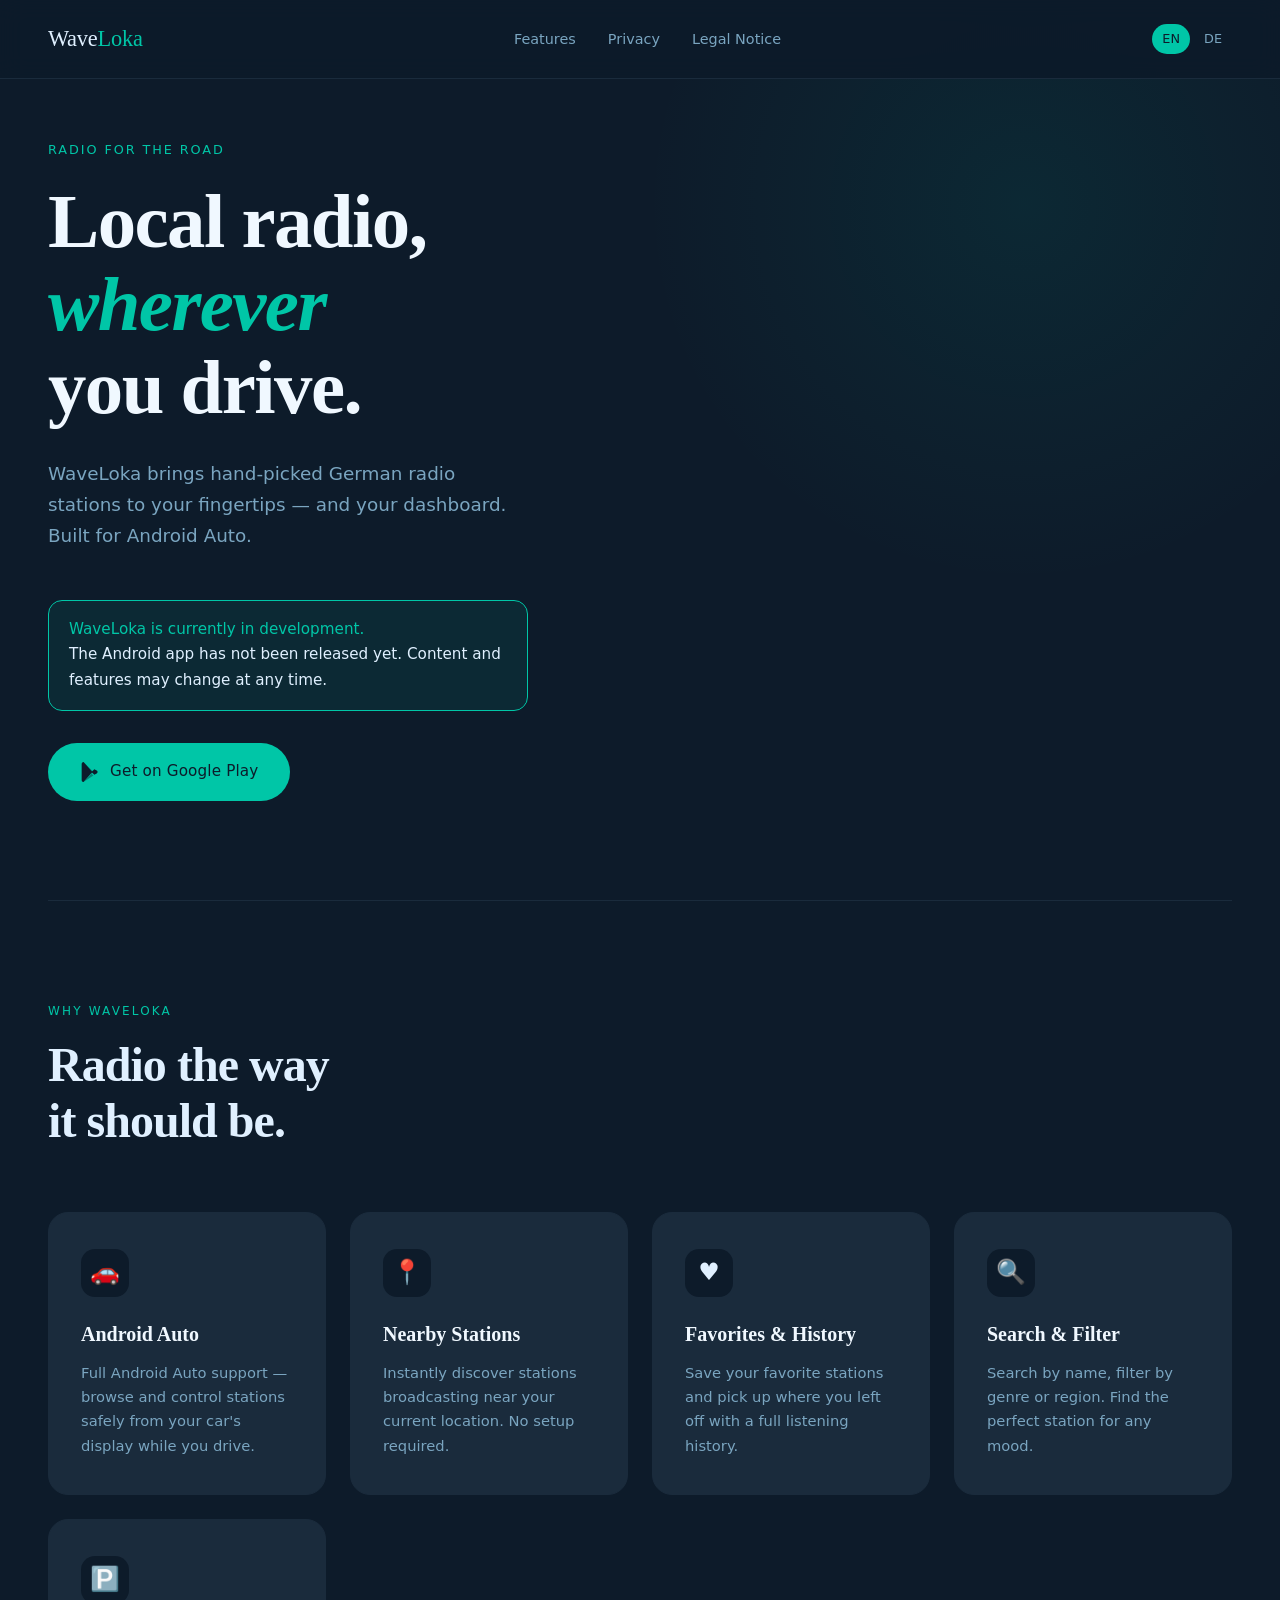
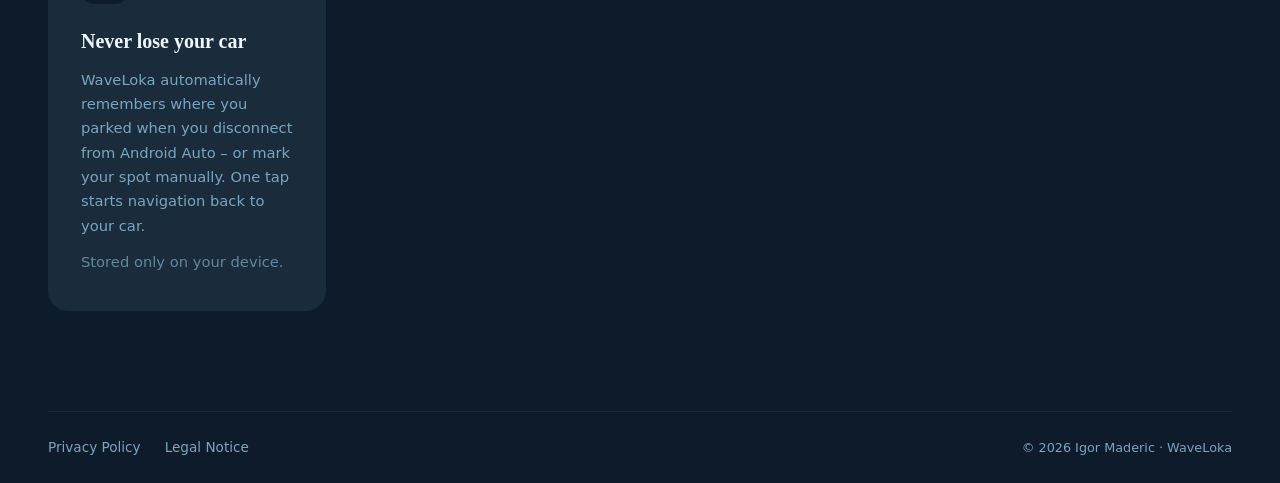
<file: index.html>
<!DOCTYPE html>
<html lang="en">
<head>
<meta charset="UTF-8">
<meta name="viewport" content="width=device-width, initial-scale=1.0">
<title>WaveLoka – Local Radio, Wherever You Drive</title>
<style>
  :root {
    --teal: #00C6A7;
    --teal-dark: #00A88E;
    --blue: #0A84FF;
    --navy: #0D1B2A;
    --navy-light: #1A2B3C;
    --alice: #F0F8FF;
    --alice-dark: #D8EAF8;
    --text-light: #E0F0FF;
    --text-muted: #7AA5C0;
  }
  *, *::before, *::after { box-sizing: border-box; margin: 0; padding: 0; }
  html { scroll-behavior: smooth; }
  body {
    background: var(--navy);
    color: var(--text-light);
    font-family: system-ui, -apple-system, BlinkMacSystemFont, "Segoe UI", sans-serif;
    font-weight: 300;
    line-height: 1.7;
  }
  /* NAV */
  nav {
    position: fixed; top: 0; width: 100%; z-index: 100;
    display: flex; align-items: center; justify-content: space-between;
    padding: 20px 48px;
    background: rgba(13,27,42,0.92);
    backdrop-filter: blur(12px);
    border-bottom: 1px solid var(--navy-light);
  }
  .nav-logo {
    font-family: Georgia, "Times New Roman", serif;
    font-size: 1.4rem;
    color: var(--text-light);
    text-decoration: none;
    letter-spacing: -0.01em;
  }
  .nav-logo span { color: var(--teal); }
  .nav-links { display: flex; gap: 32px; list-style: none; }
  .nav-links a {
    text-decoration: none;
    color: var(--text-muted);
    font-size: 0.9rem;
    font-weight: 400;
    transition: color 0.2s;
  }
  .nav-links a:hover { color: var(--teal); }
  .lang-switch {
    display: flex; gap: 4px;
  }
  .lang-switch a {
    font-size: 0.8rem; font-weight: 500;
    padding: 4px 10px;
    border-radius: 20px;
    text-decoration: none;
    color: var(--text-muted);
    transition: all 0.2s;
  }
  .lang-switch a.active, .lang-switch a:hover {
    background: var(--teal);
    color: var(--navy);
  }
  /* HERO */
  .hero {
    min-height: 100vh;
    display: flex; align-items: center;
    padding: 120px 48px 80px;
    position: relative;
    overflow: hidden;
  }
  .hero::before {
    content: '';
    position: absolute; top: -20%; right: -10%;
    width: 60vw; height: 60vw;
    background: radial-gradient(circle, rgba(0,198,167,0.08) 0%, transparent 70%);
    pointer-events: none;
  }
  .hero-content { max-width: 640px; position: relative; z-index: 1; }
  .hero-eyebrow {
    font-size: 0.8rem; font-weight: 500; letter-spacing: 0.15em;
    text-transform: uppercase; color: var(--teal);
    margin-bottom: 20px;
  }
  h1 {
    font-family: Georgia, "Times New Roman", serif;
    font-size: clamp(2.8rem, 6vw, 5rem);
    line-height: 1.08;
    letter-spacing: -0.02em;
    color: var(--alice);
    margin-bottom: 28px;
  }
  h1 em { color: var(--teal); font-style: italic; }
  .hero-sub {
    font-size: 1.15rem;
    color: var(--text-muted);
    max-width: 480px;
    margin-bottom: 48px;
  }
  .btn-primary {
    display: inline-flex; align-items: center; gap: 10px;
    background: var(--teal);
    color: var(--navy);
    padding: 16px 32px;
    border-radius: 50px;
    text-decoration: none;
    font-weight: 500;
    font-size: 0.95rem;
    transition: all 0.25s;
    letter-spacing: 0.01em;
  }
  .btn-primary:hover {
    background: var(--teal-dark);
    transform: translateY(-2px);
    box-shadow: 0 12px 32px rgba(0,198,167,0.3);
  }
  .btn-primary svg { width: 20px; height: 20px; }
  .dev-notice {
    background: rgba(0,198,167,0.08);
    border: 1px solid var(--teal);
    border-radius: 14px;
    padding: 16px 20px;
    margin-bottom: 32px;
    max-width: 480px;
    font-size: 0.95rem;
    color: var(--text-light);
  }
  .dev-notice strong { color: var(--teal); font-weight: 500; }
  /* FEATURES */
  .section {
    padding: 100px 48px;
  }
  .section-label {
    font-size: 0.75rem; font-weight: 500; letter-spacing: 0.18em;
    text-transform: uppercase; color: var(--teal);
    margin-bottom: 16px;
  }
  h2 {
    font-family: Georgia, "Times New Roman", serif;
    font-size: clamp(2rem, 4vw, 3rem);
    line-height: 1.15;
    letter-spacing: -0.02em;
    margin-bottom: 64px;
  }
  .features-grid {
    display: grid;
    grid-template-columns: repeat(auto-fit, minmax(260px, 1fr));
    gap: 24px;
  }
  .feature-card {
    background: var(--navy-light);
    border-radius: 20px;
    padding: 36px 32px;
    border: 1px solid var(--navy-light);
    transition: transform 0.25s, box-shadow 0.25s;
  }
  .feature-card:hover {
    transform: translateY(-4px);
    box-shadow: 0 20px 48px rgba(0,198,167,0.08);
  }
  .feature-icon {
    width: 48px; height: 48px;
    background: var(--navy);
    border-radius: 14px;
    display: flex; align-items: center; justify-content: center;
    margin-bottom: 20px;
    font-size: 1.5rem;
  }
  .feature-card h3 {
    font-family: Georgia, "Times New Roman", serif;
    font-size: 1.25rem;
    margin-bottom: 10px;
    color: var(--alice);
  }
  .feature-card p { font-size: 0.92rem; color: var(--text-muted); line-height: 1.65; }
  .feature-note { font-size: 0.8rem; color: var(--text-muted); opacity: 0.75; margin-top: 12px; }
  /* DIVIDER */
  .divider { height: 1px; background: var(--navy-light); margin: 0 48px; }
  /* LEGAL LINKS */
  .legal-bar {
    background: var(--navy);
    padding: 24px 48px;
    display: flex; flex-wrap: wrap; gap: 24px;
    align-items: center; justify-content: space-between;
  }
  .legal-links { display: flex; gap: 24px; flex-wrap: wrap; }
  .legal-links a {
    font-size: 0.85rem; color: var(--text-muted);
    text-decoration: none;
    transition: color 0.2s;
  }
  .legal-links a:hover { color: var(--teal); }
  .copyright { font-size: 0.8rem; color: var(--text-muted); }
  @media (max-width: 640px) {
    nav { padding: 16px 20px; }
    .nav-links { display: none; }
    .hero { padding: 100px 20px 60px; }
    .section { padding: 64px 20px; }
    .legal-bar { padding: 20px; }
    .divider { margin: 0 20px; }
  }
</style>
</head>
<body>

<nav>
  <a class="nav-logo" href="index.html">Wave<span>Loka</span></a>
  <ul class="nav-links">
    <li><a href="#features">Features</a></li>
    <li><a href="privacy-policy/index.html">Privacy</a></li>
    <li><a href="impressum/en/index.html">Legal Notice</a></li>
  </ul>
  <div class="lang-switch">
    <a href="index.html" class="active">EN</a>
    <a href="index.de.html">DE</a>
  </div>
</nav>

<section class="hero">
  <div class="hero-content">
    <p class="hero-eyebrow">Radio for the road</p>
    <h1>Local radio,<br><em>wherever</em><br>you drive.</h1>
    <p class="hero-sub">WaveLoka brings hand-picked German radio stations to your fingertips — and your dashboard. Built for Android Auto.</p>
    <div class="dev-notice">
      <strong>WaveLoka is currently in development.</strong><br>
      The Android app has not been released yet. Content and features may change at any time.
    </div>
    <a href="https://play.google.com/store/apps/details?id=app.waveloka" class="btn-primary">
      <svg viewBox="0 0 24 24" fill="currentColor"><path d="M3.18 23.76c.32.18.68.24 1.04.18L14.76 12 4.22.06A1.73 1.73 0 003.18.24C2.46.64 2 1.38 2 2.22v19.56c0 .84.46 1.58 1.18 1.98z"/><path d="M20.04 10.3l-2.86-1.64L13.9 12l3.28 3.34 2.86-1.64A1.96 1.96 0 0021.1 12c0-.72-.4-1.38-1.06-1.7z"/><path d="M4.22.06L16.06 11.9l-2.3 2.1L4.22.06z" opacity=".4"/><path d="M4.22 23.94l9.54-9.94 2.3 2.1L4.22 23.94z" opacity=".4"/></svg>
      Get on Google Play
    </a>
  </div>
</section>

<div class="divider"></div>

<section class="section" id="features">
  <p class="section-label">Why WaveLoka</p>
  <h2>Radio the way<br>it should be.</h2>
  <div class="features-grid">
    <div class="feature-card">
      <div class="feature-icon">🚗</div>
      <h3>Android Auto</h3>
      <p>Full Android Auto support — browse and control stations safely from your car's display while you drive.</p>
    </div>
    <div class="feature-card">
      <div class="feature-icon">📍</div>
      <h3>Nearby Stations</h3>
      <p>Instantly discover stations broadcasting near your current location. No setup required.</p>
    </div>
    <div class="feature-card">
      <div class="feature-icon">♥</div>
      <h3>Favorites & History</h3>
      <p>Save your favorite stations and pick up where you left off with a full listening history.</p>
    </div>
    <div class="feature-card">
      <div class="feature-icon">🔍</div>
      <h3>Search & Filter</h3>
      <p>Search by name, filter by genre or region. Find the perfect station for any mood.</p>
    </div>
    <div class="feature-card">
      <div class="feature-icon">🅿️</div>
      <h3>Never lose your car</h3>
      <p>WaveLoka automatically remembers where you parked when you disconnect from Android Auto – or mark your spot manually. One tap starts navigation back to your car.</p>
      <p class="feature-note">Stored only on your device.</p>
    </div>
  </div>
</section>

<div class="divider"></div>

<div class="legal-bar">
  <div class="legal-links">
    <a href="privacy-policy/index.html">Privacy Policy</a>
    <a href="impressum/en/index.html">Legal Notice</a>
  </div>
  <p class="copyright">© 2026 Igor Maderic · WaveLoka</p>
</div>

</body>
</html>
</file>
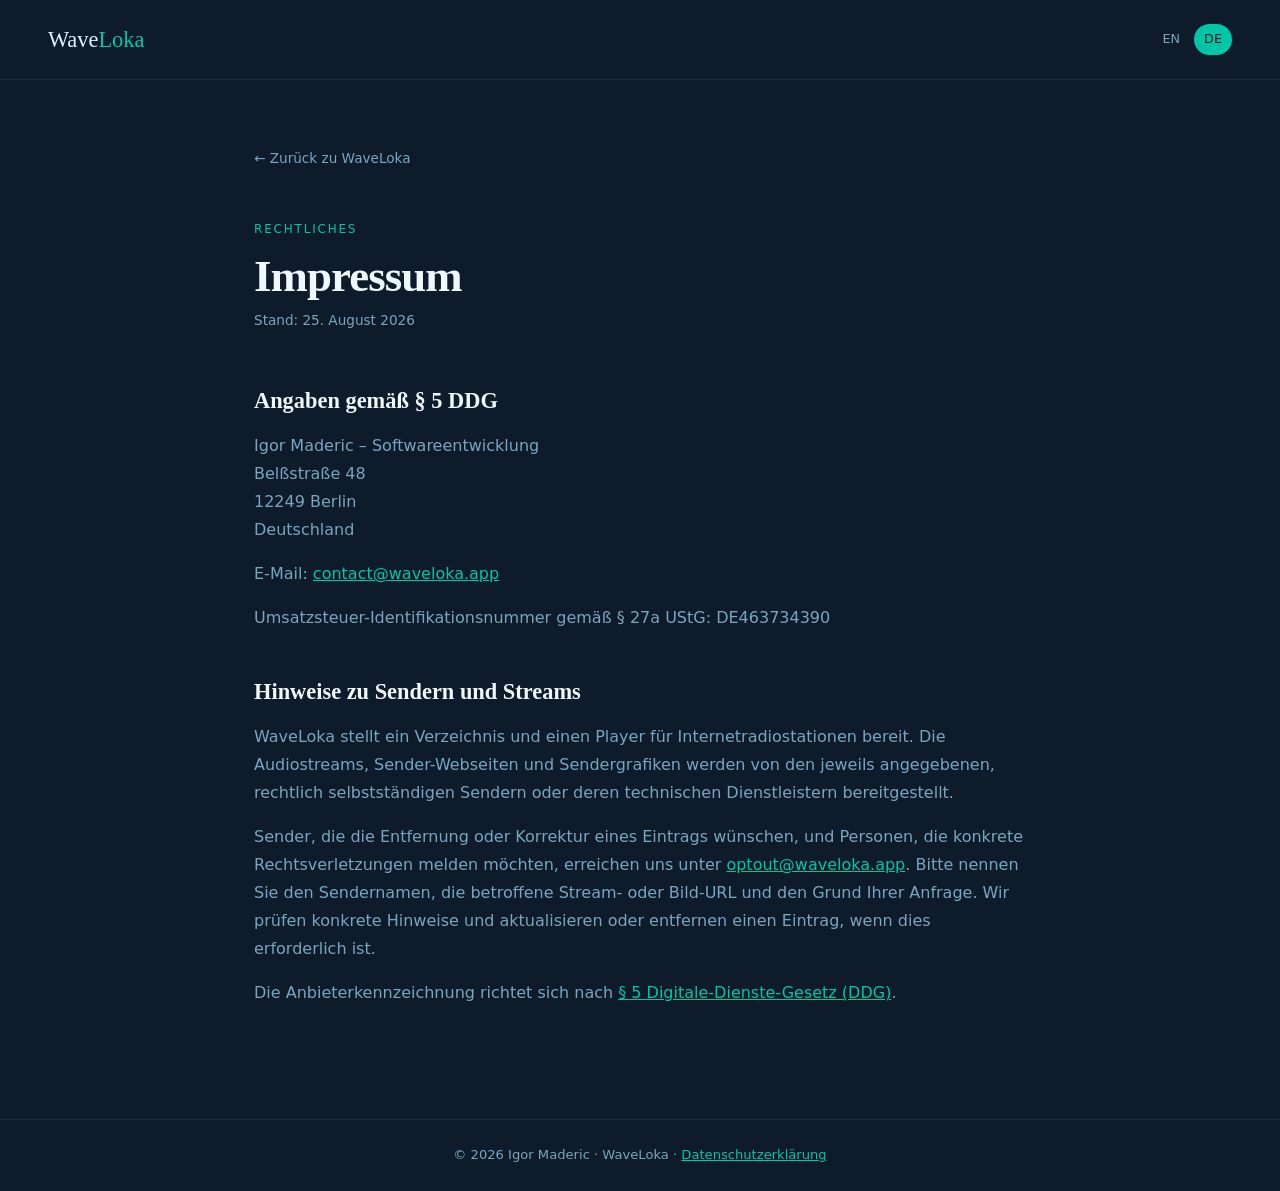
<file: impressum/index.html>
<!DOCTYPE html>
<html lang="de">
<head>
  <meta charset="UTF-8">
  <meta name="viewport" content="width=device-width, initial-scale=1.0">
  <title>Impressum – WaveLoka</title>
  <link rel="stylesheet" href="../legal.css">
</head>
<body>
  <nav>
    <a class="nav-logo" href="../index.de.html">Wave<span>Loka</span></a>
    <div class="lang-switch" aria-label="Sprache">
      <a href="en/index.html" lang="en">EN</a>
      <a href="index.html" class="active" aria-current="page">DE</a>
    </div>
  </nav>

  <main class="container">
    <a class="back-link" href="../index.de.html">← Zurück zu WaveLoka</a>
    <p class="doc-label">Rechtliches</p>
    <h1>Impressum</h1>
    <p class="doc-date">Stand: 25. August 2026</p>

    <h2>Angaben gemäß § 5 DDG</h2>
    <p>
      Igor Maderic – Softwareentwicklung<br>
      Belßstraße 48<br>
      12249 Berlin<br>
      Deutschland
    </p>
    <p>E-Mail: <a href="mailto:contact@waveloka.app">contact@waveloka.app</a></p>
    <p>Umsatzsteuer-Identifikationsnummer gemäß § 27a UStG: DE463734390</p>

    <h2>Hinweise zu Sendern und Streams</h2>
    <p>WaveLoka stellt ein Verzeichnis und einen Player für Internetradiostationen bereit. Die Audiostreams, Sender-Webseiten und Sendergrafiken werden von den jeweils angegebenen, rechtlich selbstständigen Sendern oder deren technischen Dienstleistern bereitgestellt.</p>
    <p>Sender, die die Entfernung oder Korrektur eines Eintrags wünschen, und Personen, die konkrete Rechtsverletzungen melden möchten, erreichen uns unter <a href="mailto:optout@waveloka.app">optout@waveloka.app</a>. Bitte nennen Sie den Sendernamen, die betroffene Stream- oder Bild-URL und den Grund Ihrer Anfrage. Wir prüfen konkrete Hinweise und aktualisieren oder entfernen einen Eintrag, wenn dies erforderlich ist.</p>
    <p>Die Anbieterkennzeichnung richtet sich nach <a href="https://www.gesetze-im-internet.de/ddg/__5.html">§ 5 Digitale-Dienste-Gesetz (DDG)</a>.</p>
  </main>

  <footer class="footer">
    © 2026 Igor Maderic · WaveLoka ·
    <a href="../privacy-policy/de/index.html">Datenschutzerklärung</a>
  </footer>
</body>
</html>
</file>
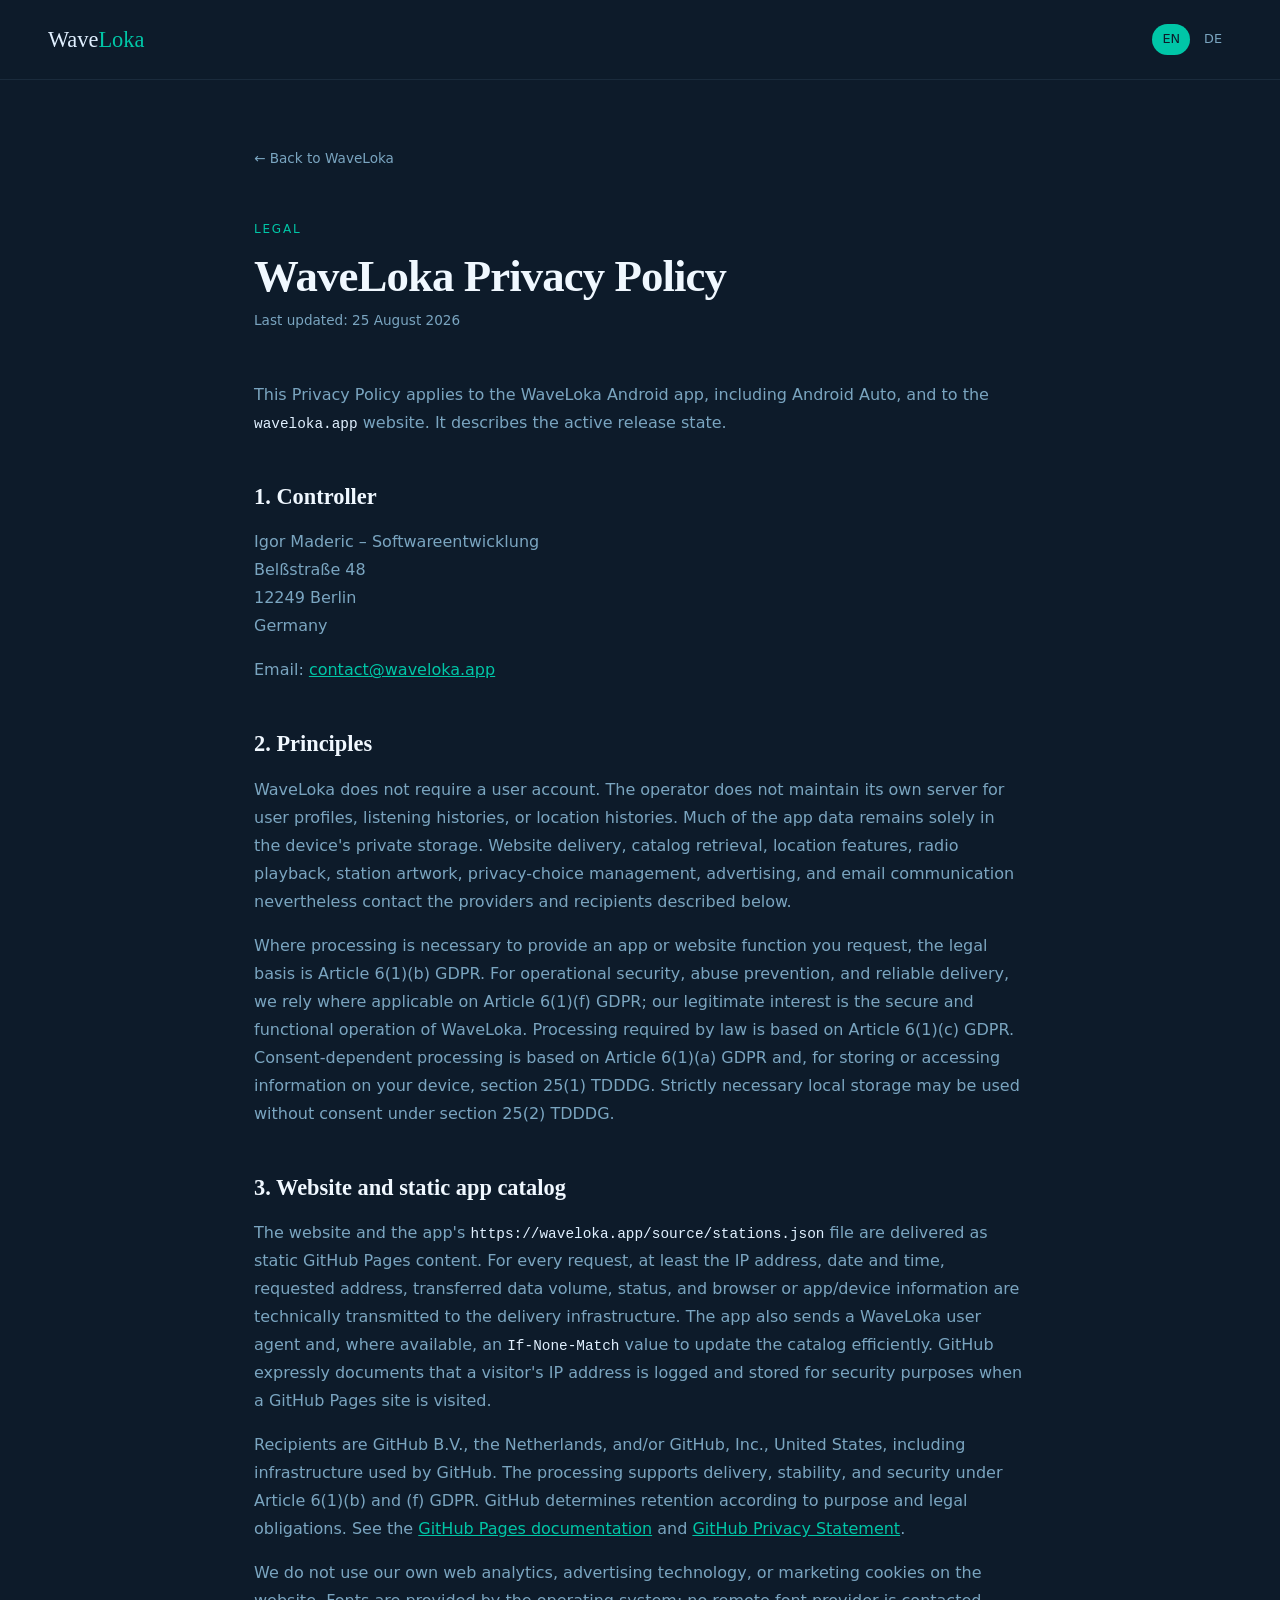
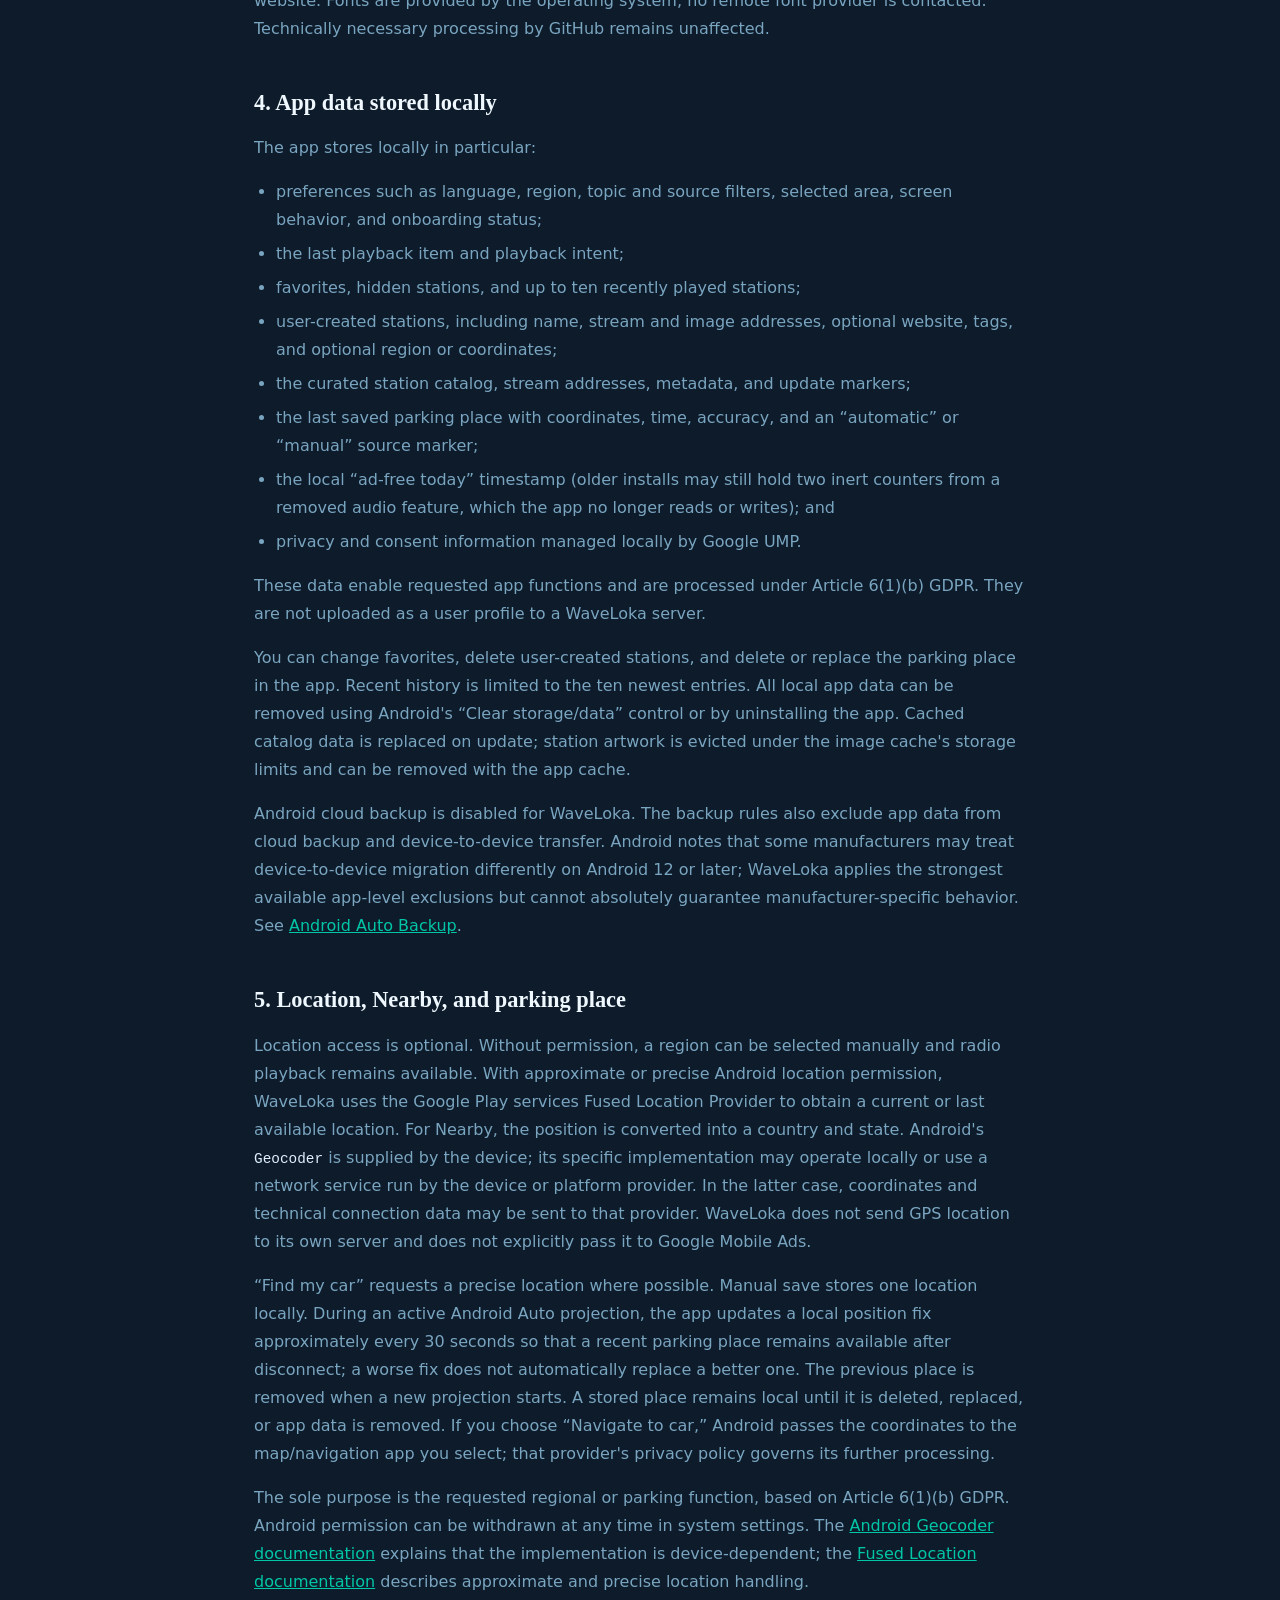
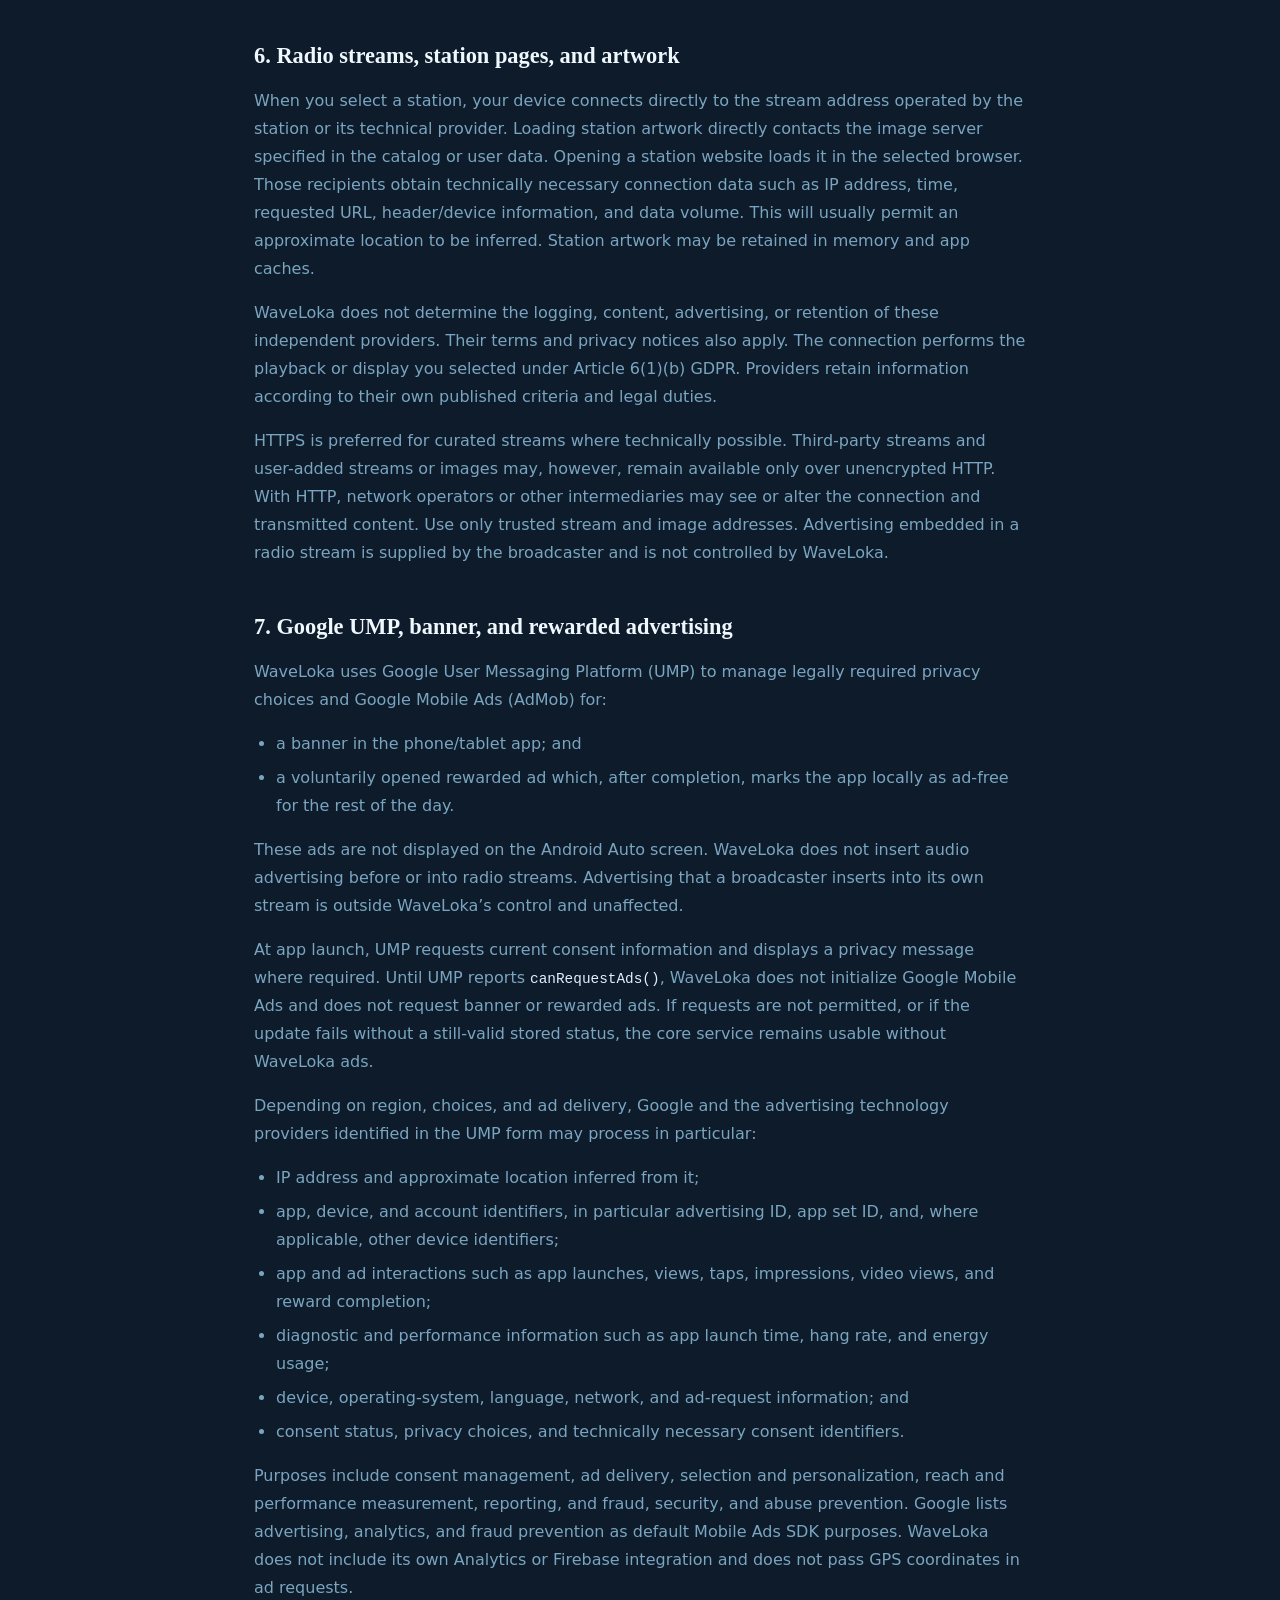
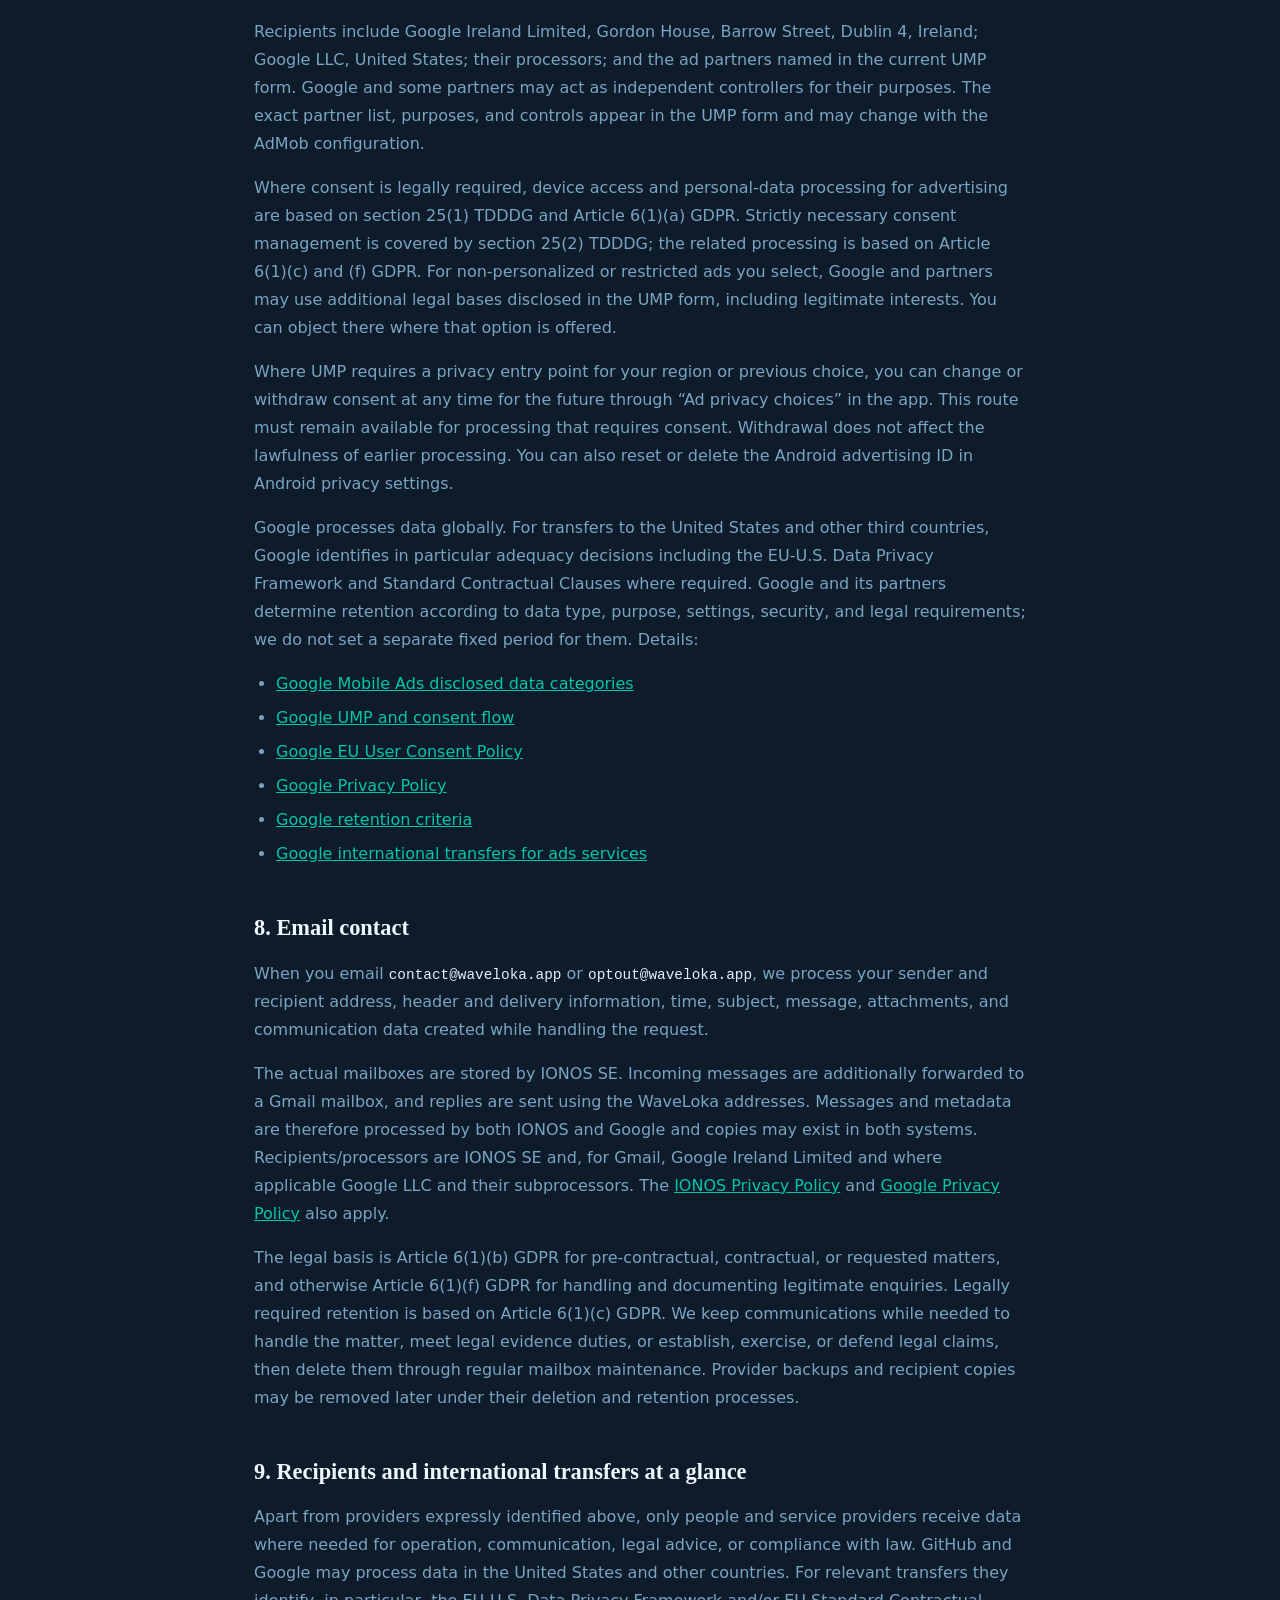
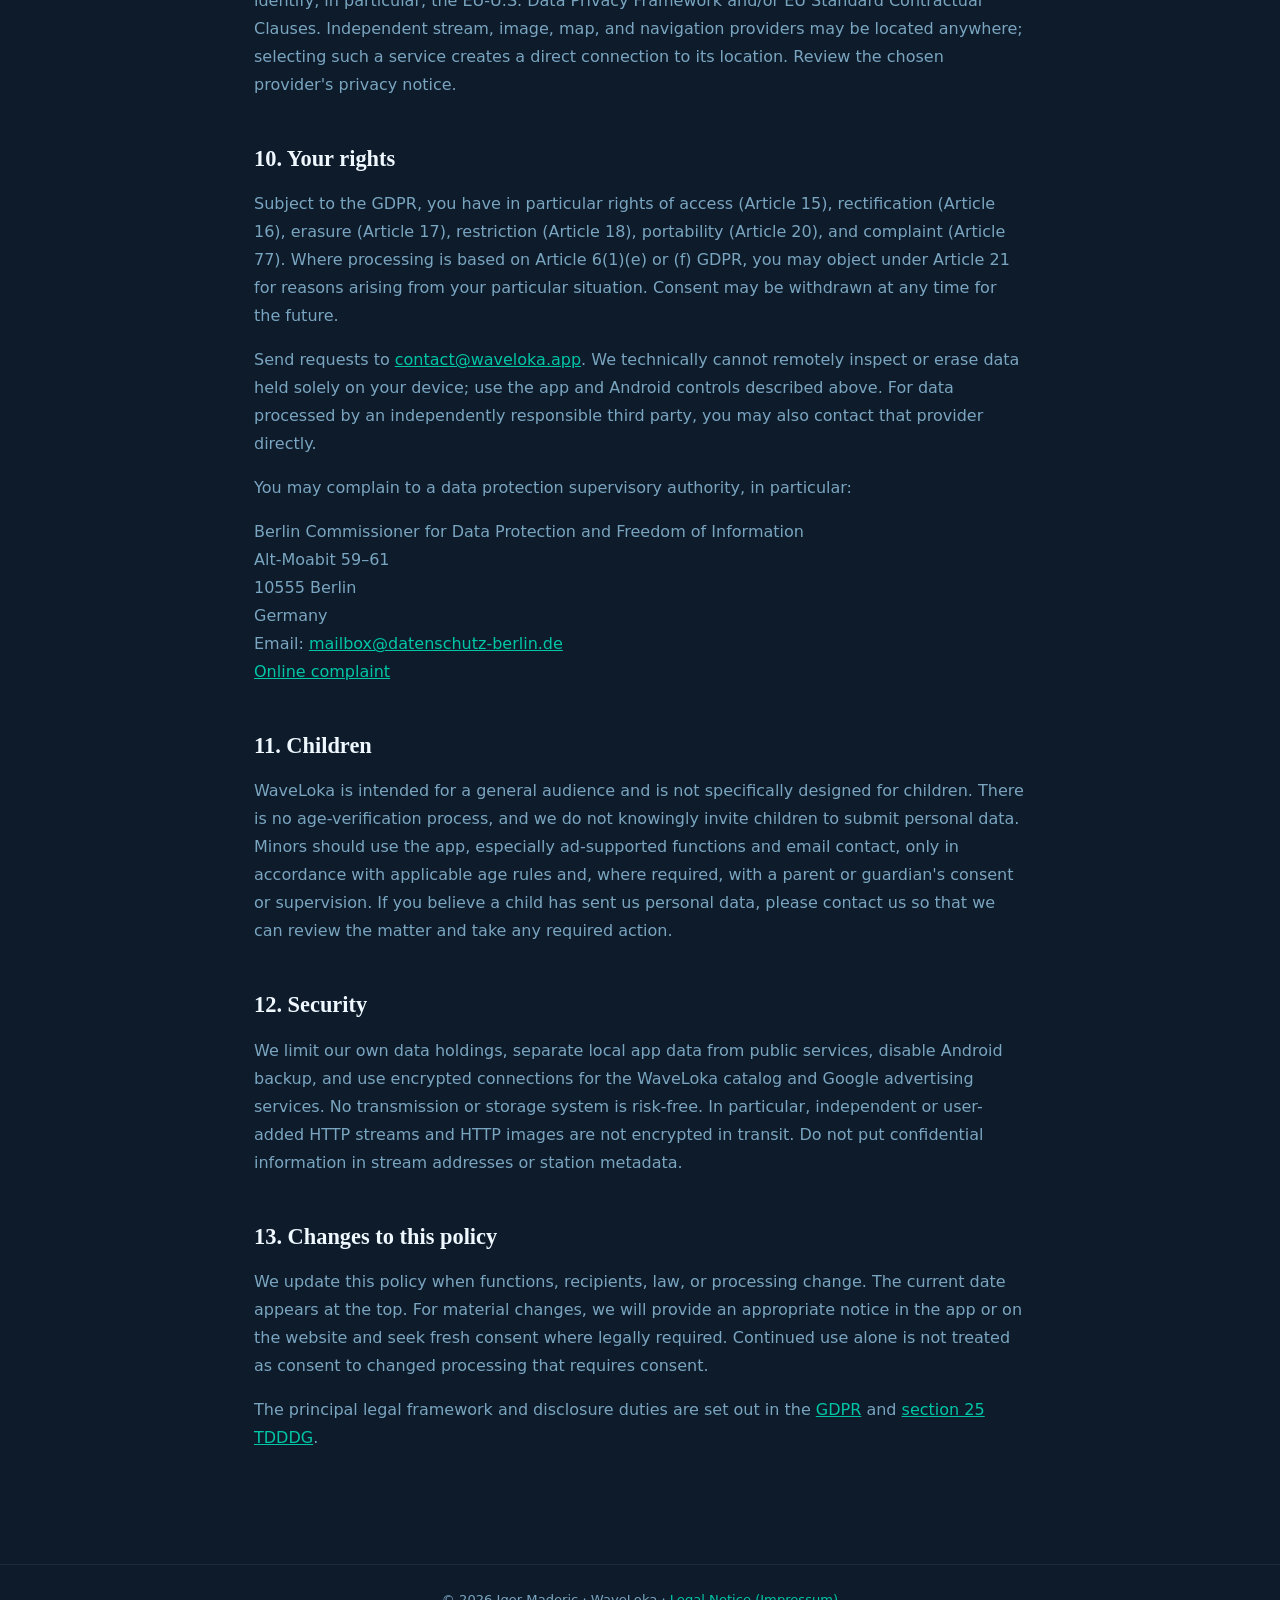
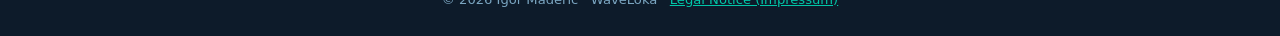
<file: privacy-policy/index.html>
<!DOCTYPE html>
<html lang="en">
<head>
  <meta charset="UTF-8">
  <meta name="viewport" content="width=device-width, initial-scale=1.0">
  <title>Privacy Policy – WaveLoka</title>
  <link rel="stylesheet" href="../legal.css">
</head>
<body>
  <nav>
    <a class="nav-logo" href="../index.html">Wave<span>Loka</span></a>
    <div class="lang-switch" aria-label="Language">
      <a href="index.html" class="active" aria-current="page">EN</a>
      <a href="de/index.html" lang="de">DE</a>
    </div>
  </nav>

  <main class="container">
    <a class="back-link" href="../index.html">← Back to WaveLoka</a>
    <p class="doc-label">Legal</p>
    <h1>WaveLoka Privacy Policy</h1>
    <p class="doc-date">Last updated: 25 August 2026</p>

    <p>This Privacy Policy applies to the WaveLoka Android app, including Android Auto, and to the <code>waveloka.app</code> website. It describes the active release state.</p>

    <h2>1. Controller</h2>
    <p>
      Igor Maderic – Softwareentwicklung<br>
      Belßstraße 48<br>
      12249 Berlin<br>
      Germany
    </p>
    <p>Email: <a href="mailto:contact@waveloka.app">contact@waveloka.app</a></p>

    <h2>2. Principles</h2>
    <p>WaveLoka does not require a user account. The operator does not maintain its own server for user profiles, listening histories, or location histories. Much of the app data remains solely in the device's private storage. Website delivery, catalog retrieval, location features, radio playback, station artwork, privacy-choice management, advertising, and email communication nevertheless contact the providers and recipients described below.</p>
    <p>Where processing is necessary to provide an app or website function you request, the legal basis is Article 6(1)(b) GDPR. For operational security, abuse prevention, and reliable delivery, we rely where applicable on Article 6(1)(f) GDPR; our legitimate interest is the secure and functional operation of WaveLoka. Processing required by law is based on Article 6(1)(c) GDPR. Consent-dependent processing is based on Article 6(1)(a) GDPR and, for storing or accessing information on your device, section 25(1) TDDDG. Strictly necessary local storage may be used without consent under section 25(2) TDDDG.</p>

    <h2>3. Website and static app catalog</h2>
    <p>The website and the app's <code>https://waveloka.app/source/stations.json</code> file are delivered as static GitHub Pages content. For every request, at least the IP address, date and time, requested address, transferred data volume, status, and browser or app/device information are technically transmitted to the delivery infrastructure. The app also sends a WaveLoka user agent and, where available, an <code>If-None-Match</code> value to update the catalog efficiently. GitHub expressly documents that a visitor's IP address is logged and stored for security purposes when a GitHub Pages site is visited.</p>
    <p>Recipients are GitHub B.V., the Netherlands, and/or GitHub, Inc., United States, including infrastructure used by GitHub. The processing supports delivery, stability, and security under Article 6(1)(b) and (f) GDPR. GitHub determines retention according to purpose and legal obligations. See the <a href="https://docs.github.com/en/pages/getting-started-with-github-pages/what-is-github-pages">GitHub Pages documentation</a> and <a href="https://docs.github.com/en/site-policy/privacy-policies/github-general-privacy-statement">GitHub Privacy Statement</a>.</p>
    <p>We do not use our own web analytics, advertising technology, or marketing cookies on the website. Fonts are provided by the operating system; no remote font provider is contacted. Technically necessary processing by GitHub remains unaffected.</p>

    <h2>4. App data stored locally</h2>
    <p>The app stores locally in particular:</p>
    <ul>
      <li>preferences such as language, region, topic and source filters, selected area, screen behavior, and onboarding status;</li>
      <li>the last playback item and playback intent;</li>
      <li>favorites, hidden stations, and up to ten recently played stations;</li>
      <li>user-created stations, including name, stream and image addresses, optional website, tags, and optional region or coordinates;</li>
      <li>the curated station catalog, stream addresses, metadata, and update markers;</li>
      <li>the last saved parking place with coordinates, time, accuracy, and an “automatic” or “manual” source marker;</li>
      <li>the local “ad-free today” timestamp (older installs may still hold two inert counters from a removed audio feature, which the app no longer reads or writes); and</li>
      <li>privacy and consent information managed locally by Google UMP.</li>
    </ul>
    <p>These data enable requested app functions and are processed under Article 6(1)(b) GDPR. They are not uploaded as a user profile to a WaveLoka server.</p>
    <p>You can change favorites, delete user-created stations, and delete or replace the parking place in the app. Recent history is limited to the ten newest entries. All local app data can be removed using Android's “Clear storage/data” control or by uninstalling the app. Cached catalog data is replaced on update; station artwork is evicted under the image cache's storage limits and can be removed with the app cache.</p>
    <p>Android cloud backup is disabled for WaveLoka. The backup rules also exclude app data from cloud backup and device-to-device transfer. Android notes that some manufacturers may treat device-to-device migration differently on Android 12 or later; WaveLoka applies the strongest available app-level exclusions but cannot absolutely guarantee manufacturer-specific behavior. See <a href="https://developer.android.com/identity/data/autobackup">Android Auto Backup</a>.</p>

    <h2>5. Location, Nearby, and parking place</h2>
    <p>Location access is optional. Without permission, a region can be selected manually and radio playback remains available. With approximate or precise Android location permission, WaveLoka uses the Google Play services Fused Location Provider to obtain a current or last available location. For Nearby, the position is converted into a country and state. Android's <code>Geocoder</code> is supplied by the device; its specific implementation may operate locally or use a network service run by the device or platform provider. In the latter case, coordinates and technical connection data may be sent to that provider. WaveLoka does not send GPS location to its own server and does not explicitly pass it to Google Mobile Ads.</p>
    <p>“Find my car” requests a precise location where possible. Manual save stores one location locally. During an active Android Auto projection, the app updates a local position fix approximately every 30 seconds so that a recent parking place remains available after disconnect; a worse fix does not automatically replace a better one. The previous place is removed when a new projection starts. A stored place remains local until it is deleted, replaced, or app data is removed. If you choose “Navigate to car,” Android passes the coordinates to the map/navigation app you select; that provider's privacy policy governs its further processing.</p>
    <p>The sole purpose is the requested regional or parking function, based on Article 6(1)(b) GDPR. Android permission can be withdrawn at any time in system settings. The <a href="https://developer.android.com/reference/android/location/Geocoder">Android Geocoder documentation</a> explains that the implementation is device-dependent; the <a href="https://developers.google.com/android/reference/com/google/android/gms/location/FusedLocationProviderClient">Fused Location documentation</a> describes approximate and precise location handling.</p>

    <h2>6. Radio streams, station pages, and artwork</h2>
    <p>When you select a station, your device connects directly to the stream address operated by the station or its technical provider. Loading station artwork directly contacts the image server specified in the catalog or user data. Opening a station website loads it in the selected browser. Those recipients obtain technically necessary connection data such as IP address, time, requested URL, header/device information, and data volume. This will usually permit an approximate location to be inferred. Station artwork may be retained in memory and app caches.</p>
    <p>WaveLoka does not determine the logging, content, advertising, or retention of these independent providers. Their terms and privacy notices also apply. The connection performs the playback or display you selected under Article 6(1)(b) GDPR. Providers retain information according to their own published criteria and legal duties.</p>
    <p>HTTPS is preferred for curated streams where technically possible. Third-party streams and user-added streams or images may, however, remain available only over unencrypted HTTP. With HTTP, network operators or other intermediaries may see or alter the connection and transmitted content. Use only trusted stream and image addresses. Advertising embedded in a radio stream is supplied by the broadcaster and is not controlled by WaveLoka.</p>

    <h2>7. Google UMP, banner, and rewarded advertising</h2>
    <p>WaveLoka uses Google User Messaging Platform (UMP) to manage legally required privacy choices and Google Mobile Ads (AdMob) for:</p>
    <ul>
      <li>a banner in the phone/tablet app; and</li>
      <li>a voluntarily opened rewarded ad which, after completion, marks the app locally as ad-free for the rest of the day.</li>
    </ul>
    <p>These ads are not displayed on the Android Auto screen. WaveLoka does not insert audio advertising before or into radio streams. Advertising that a broadcaster inserts into its own stream is outside WaveLoka’s control and unaffected.</p>
    <p>At app launch, UMP requests current consent information and displays a privacy message where required. Until UMP reports <code>canRequestAds()</code>, WaveLoka does not initialize Google Mobile Ads and does not request banner or rewarded ads. If requests are not permitted, or if the update fails without a still-valid stored status, the core service remains usable without WaveLoka ads.</p>
    <p>Depending on region, choices, and ad delivery, Google and the advertising technology providers identified in the UMP form may process in particular:</p>
    <ul>
      <li>IP address and approximate location inferred from it;</li>
      <li>app, device, and account identifiers, in particular advertising ID, app set ID, and, where applicable, other device identifiers;</li>
      <li>app and ad interactions such as app launches, views, taps, impressions, video views, and reward completion;</li>
      <li>diagnostic and performance information such as app launch time, hang rate, and energy usage;</li>
      <li>device, operating-system, language, network, and ad-request information; and</li>
      <li>consent status, privacy choices, and technically necessary consent identifiers.</li>
    </ul>
    <p>Purposes include consent management, ad delivery, selection and personalization, reach and performance measurement, reporting, and fraud, security, and abuse prevention. Google lists advertising, analytics, and fraud prevention as default Mobile Ads SDK purposes. WaveLoka does not include its own Analytics or Firebase integration and does not pass GPS coordinates in ad requests.</p>
    <p>Recipients include Google Ireland Limited, Gordon House, Barrow Street, Dublin 4, Ireland; Google LLC, United States; their processors; and the ad partners named in the current UMP form. Google and some partners may act as independent controllers for their purposes. The exact partner list, purposes, and controls appear in the UMP form and may change with the AdMob configuration.</p>
    <p>Where consent is legally required, device access and personal-data processing for advertising are based on section 25(1) TDDDG and Article 6(1)(a) GDPR. Strictly necessary consent management is covered by section 25(2) TDDDG; the related processing is based on Article 6(1)(c) and (f) GDPR. For non-personalized or restricted ads you select, Google and partners may use additional legal bases disclosed in the UMP form, including legitimate interests. You can object there where that option is offered.</p>
    <p>Where UMP requires a privacy entry point for your region or previous choice, you can change or withdraw consent at any time for the future through “Ad privacy choices” in the app. This route must remain available for processing that requires consent. Withdrawal does not affect the lawfulness of earlier processing. You can also reset or delete the Android advertising ID in Android privacy settings.</p>
    <p>Google processes data globally. For transfers to the United States and other third countries, Google identifies in particular adequacy decisions including the EU-U.S. Data Privacy Framework and Standard Contractual Clauses where required. Google and its partners determine retention according to data type, purpose, settings, security, and legal requirements; we do not set a separate fixed period for them. Details:</p>
    <ul>
      <li><a href="https://developers.google.com/admob/android/privacy/play-data-disclosure">Google Mobile Ads disclosed data categories</a></li>
      <li><a href="https://developers.google.com/admob/android/privacy">Google UMP and consent flow</a></li>
      <li><a href="https://www.google.com/about/company/user-consent-policy/">Google EU User Consent Policy</a></li>
      <li><a href="https://policies.google.com/privacy">Google Privacy Policy</a></li>
      <li><a href="https://policies.google.com/technologies/retention">Google retention criteria</a></li>
      <li><a href="https://business.safety.google/adsdatatransfers/">Google international transfers for ads services</a></li>
    </ul>

    <h2>8. Email contact</h2>
    <p>When you email <code>contact@waveloka.app</code> or <code>optout@waveloka.app</code>, we process your sender and recipient address, header and delivery information, time, subject, message, attachments, and communication data created while handling the request.</p>
    <p>The actual mailboxes are stored by IONOS SE. Incoming messages are additionally forwarded to a Gmail mailbox, and replies are sent using the WaveLoka addresses. Messages and metadata are therefore processed by both IONOS and Google and copies may exist in both systems. Recipients/processors are IONOS SE and, for Gmail, Google Ireland Limited and where applicable Google LLC and their subprocessors. The <a href="https://www.ionos.de/terms-gtc/datenschutzerklaerung/">IONOS Privacy Policy</a> and <a href="https://policies.google.com/privacy">Google Privacy Policy</a> also apply.</p>
    <p>The legal basis is Article 6(1)(b) GDPR for pre-contractual, contractual, or requested matters, and otherwise Article 6(1)(f) GDPR for handling and documenting legitimate enquiries. Legally required retention is based on Article 6(1)(c) GDPR. We keep communications while needed to handle the matter, meet legal evidence duties, or establish, exercise, or defend legal claims, then delete them through regular mailbox maintenance. Provider backups and recipient copies may be removed later under their deletion and retention processes.</p>

    <h2>9. Recipients and international transfers at a glance</h2>
    <p>Apart from providers expressly identified above, only people and service providers receive data where needed for operation, communication, legal advice, or compliance with law. GitHub and Google may process data in the United States and other countries. For relevant transfers they identify, in particular, the EU-U.S. Data Privacy Framework and/or EU Standard Contractual Clauses. Independent stream, image, map, and navigation providers may be located anywhere; selecting such a service creates a direct connection to its location. Review the chosen provider's privacy notice.</p>

    <h2>10. Your rights</h2>
    <p>Subject to the GDPR, you have in particular rights of access (Article 15), rectification (Article 16), erasure (Article 17), restriction (Article 18), portability (Article 20), and complaint (Article 77). Where processing is based on Article 6(1)(e) or (f) GDPR, you may object under Article 21 for reasons arising from your particular situation. Consent may be withdrawn at any time for the future.</p>
    <p>Send requests to <a href="mailto:contact@waveloka.app">contact@waveloka.app</a>. We technically cannot remotely inspect or erase data held solely on your device; use the app and Android controls described above. For data processed by an independently responsible third party, you may also contact that provider directly.</p>
    <p>You may complain to a data protection supervisory authority, in particular:</p>
    <p>
      Berlin Commissioner for Data Protection and Freedom of Information<br>
      Alt-Moabit 59–61<br>
      10555 Berlin<br>
      Germany<br>
      Email: <a href="mailto:mailbox@datenschutz-berlin.de">mailbox@datenschutz-berlin.de</a><br>
      <a href="https://www.datenschutz-berlin.de/buergerinnen-und-buerger/beschwerde/">Online complaint</a>
    </p>

    <h2>11. Children</h2>
    <p>WaveLoka is intended for a general audience and is not specifically designed for children. There is no age-verification process, and we do not knowingly invite children to submit personal data. Minors should use the app, especially ad-supported functions and email contact, only in accordance with applicable age rules and, where required, with a parent or guardian's consent or supervision. If you believe a child has sent us personal data, please contact us so that we can review the matter and take any required action.</p>

    <h2>12. Security</h2>
    <p>We limit our own data holdings, separate local app data from public services, disable Android backup, and use encrypted connections for the WaveLoka catalog and Google advertising services. No transmission or storage system is risk-free. In particular, independent or user-added HTTP streams and HTTP images are not encrypted in transit. Do not put confidential information in stream addresses or station metadata.</p>

    <h2>13. Changes to this policy</h2>
    <p>We update this policy when functions, recipients, law, or processing change. The current date appears at the top. For material changes, we will provide an appropriate notice in the app or on the website and seek fresh consent where legally required. Continued use alone is not treated as consent to changed processing that requires consent.</p>
    <p>The principal legal framework and disclosure duties are set out in the <a href="https://eur-lex.europa.eu/legal-content/EN/TXT/?uri=CELEX:32016R0679">GDPR</a> and <a href="https://www.gesetze-im-internet.de/ttdsg/__25.html">section 25 TDDDG</a>.</p>
  </main>

  <footer class="footer">
    © 2026 Igor Maderic · WaveLoka ·
    <a href="../impressum/en/index.html">Legal Notice (Impressum)</a>
  </footer>
</body>
</html>
</file>
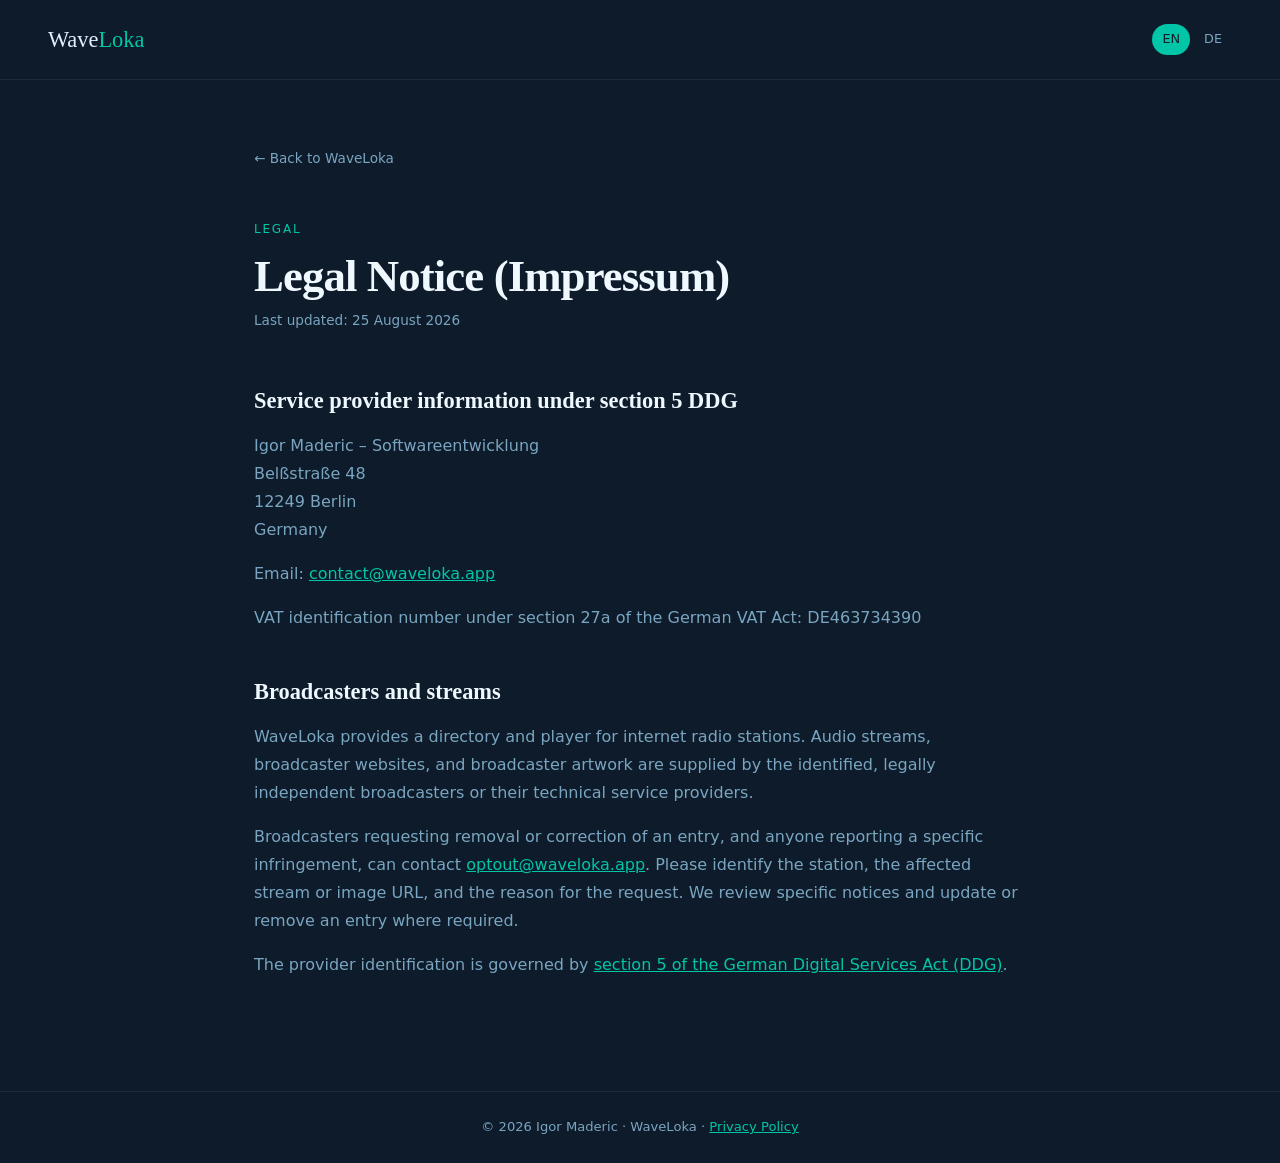
<file: impressum/en/index.html>
<!DOCTYPE html>
<html lang="en">
<head>
  <meta charset="UTF-8">
  <meta name="viewport" content="width=device-width, initial-scale=1.0">
  <title>Legal Notice (Impressum) – WaveLoka</title>
  <link rel="stylesheet" href="../../legal.css">
</head>
<body>
  <nav>
    <a class="nav-logo" href="../../index.html">Wave<span>Loka</span></a>
    <div class="lang-switch" aria-label="Language">
      <a href="index.html" class="active" aria-current="page">EN</a>
      <a href="../index.html" lang="de">DE</a>
    </div>
  </nav>

  <main class="container">
    <a class="back-link" href="../../index.html">← Back to WaveLoka</a>
    <p class="doc-label">Legal</p>
    <h1>Legal Notice (Impressum)</h1>
    <p class="doc-date">Last updated: 25 August 2026</p>

    <h2>Service provider information under section 5 DDG</h2>
    <p>
      Igor Maderic – Softwareentwicklung<br>
      Belßstraße 48<br>
      12249 Berlin<br>
      Germany
    </p>
    <p>Email: <a href="mailto:contact@waveloka.app">contact@waveloka.app</a></p>
    <p>VAT identification number under section 27a of the German VAT Act: DE463734390</p>

    <h2>Broadcasters and streams</h2>
    <p>WaveLoka provides a directory and player for internet radio stations. Audio streams, broadcaster websites, and broadcaster artwork are supplied by the identified, legally independent broadcasters or their technical service providers.</p>
    <p>Broadcasters requesting removal or correction of an entry, and anyone reporting a specific infringement, can contact <a href="mailto:optout@waveloka.app">optout@waveloka.app</a>. Please identify the station, the affected stream or image URL, and the reason for the request. We review specific notices and update or remove an entry where required.</p>
    <p>The provider identification is governed by <a href="https://www.gesetze-im-internet.de/ddg/__5.html">section 5 of the German Digital Services Act (DDG)</a>.</p>
  </main>

  <footer class="footer">
    © 2026 Igor Maderic · WaveLoka ·
    <a href="../../privacy-policy/index.html">Privacy Policy</a>
  </footer>
</body>
</html>
</file>
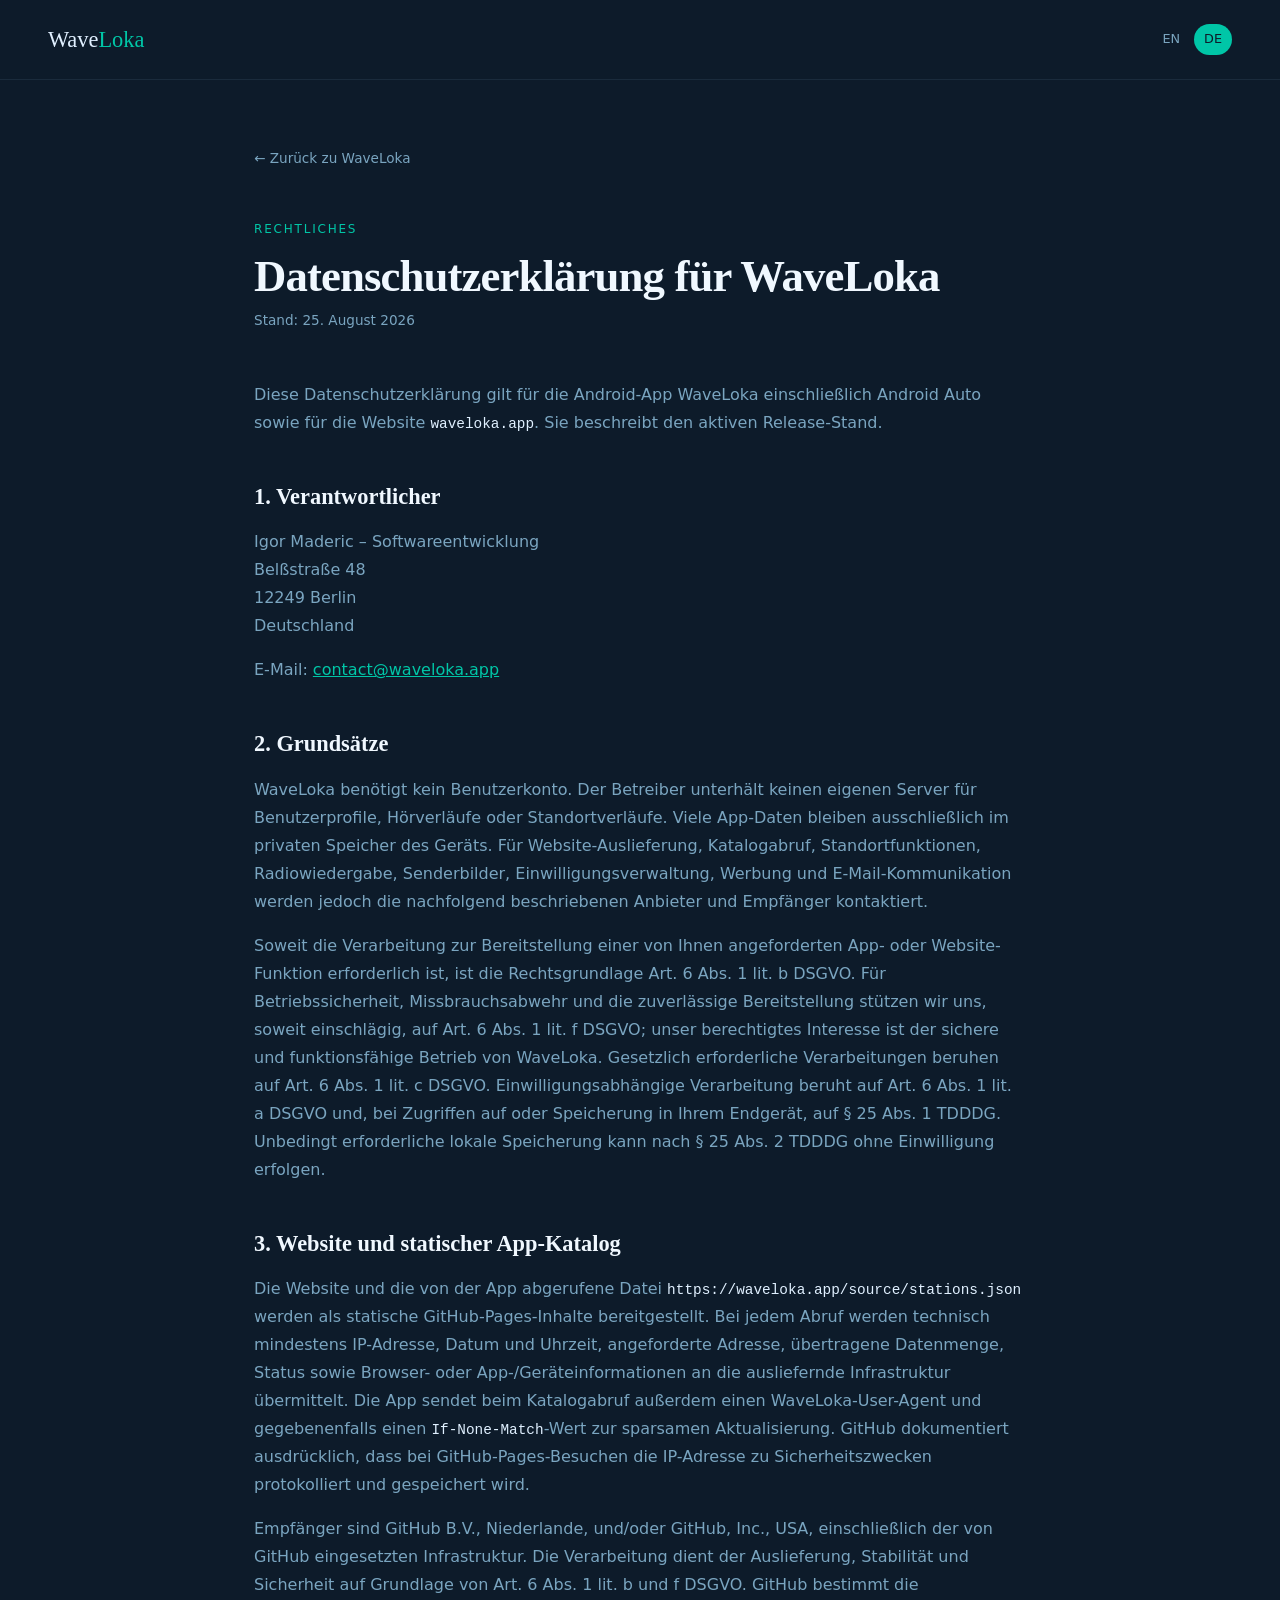
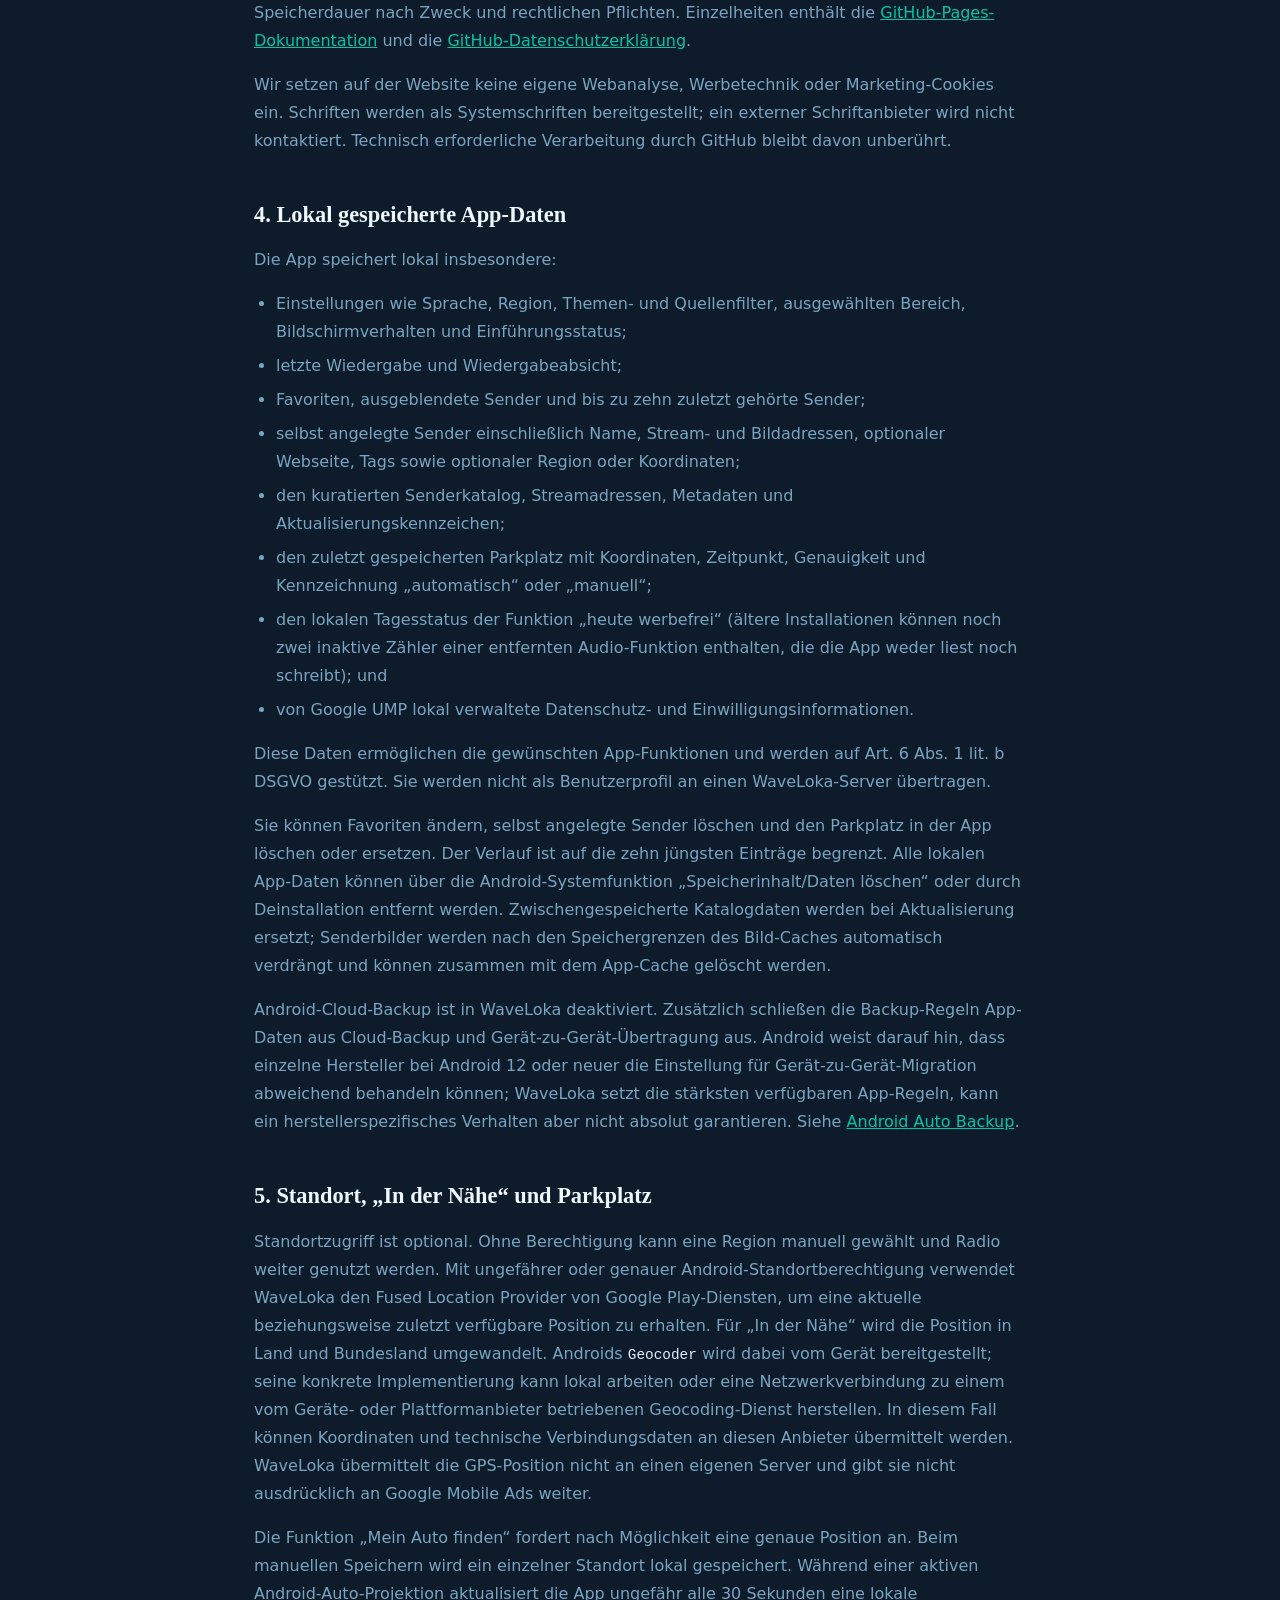
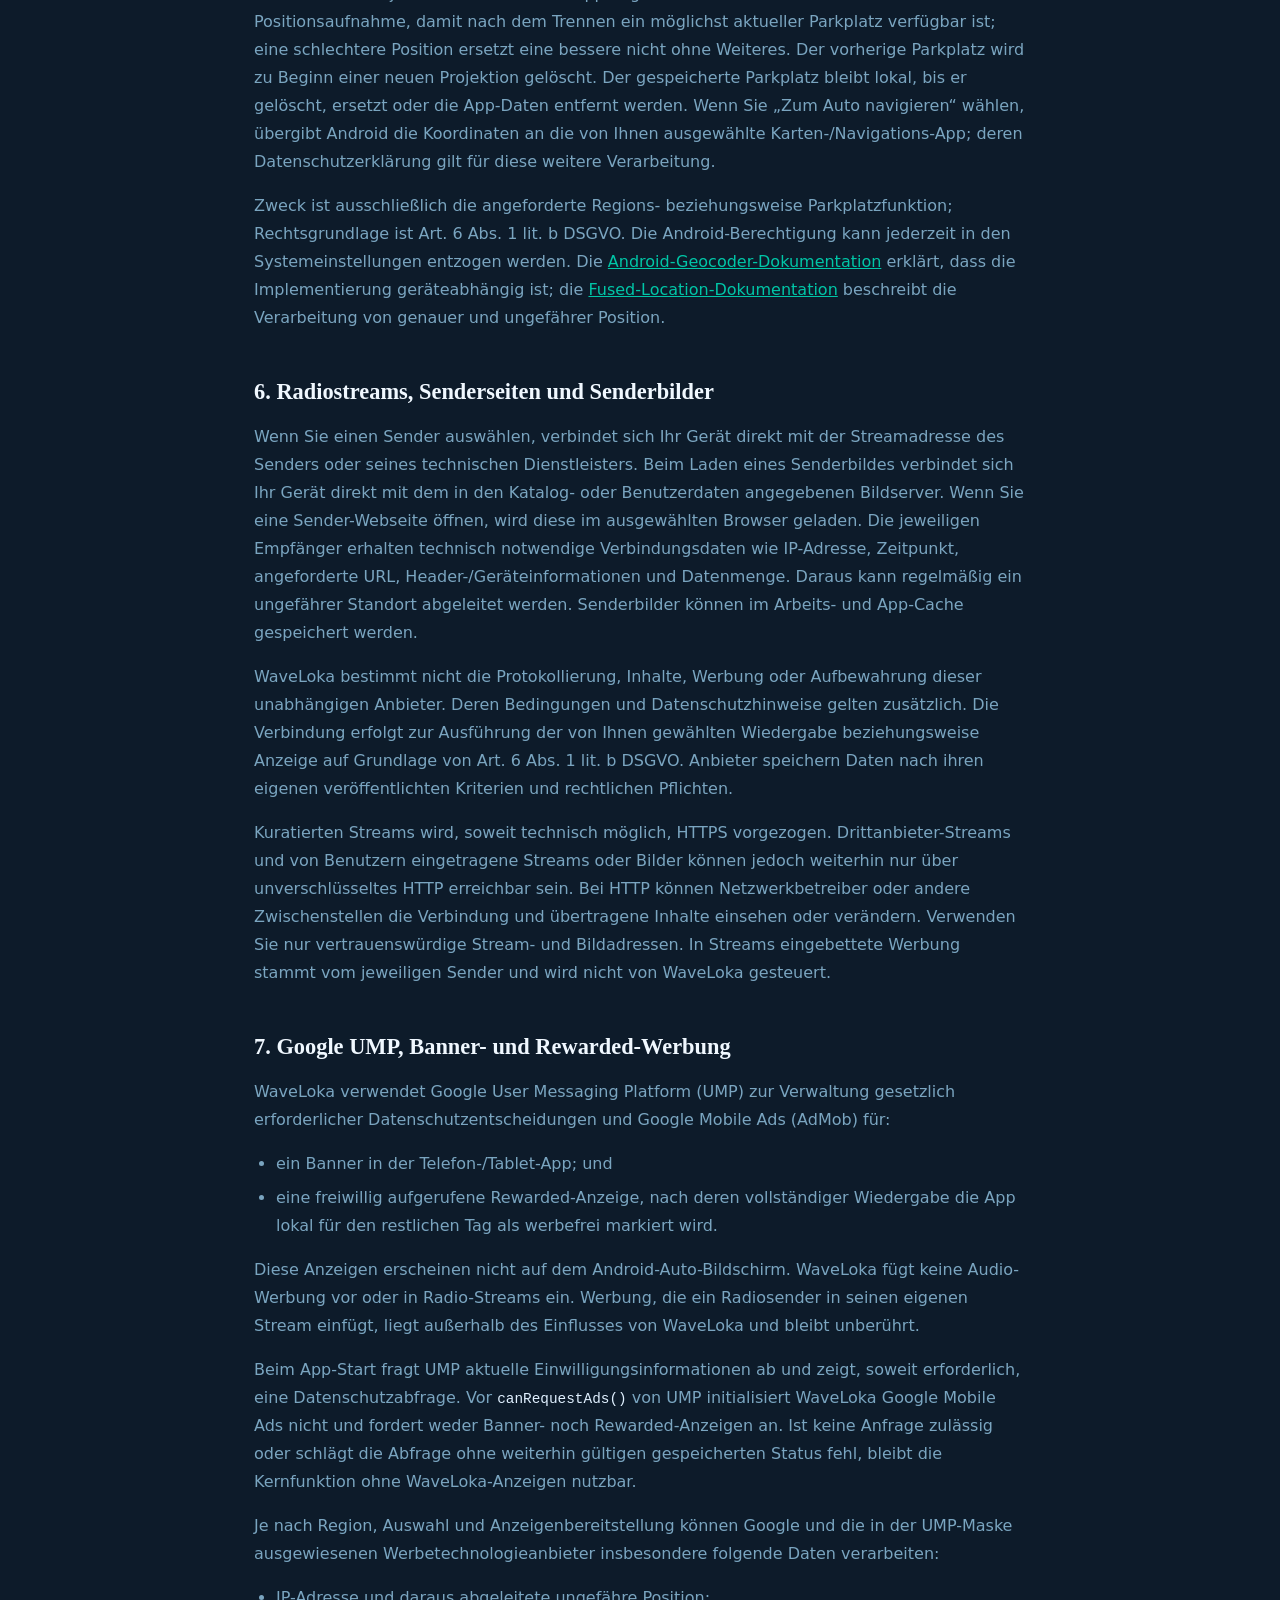
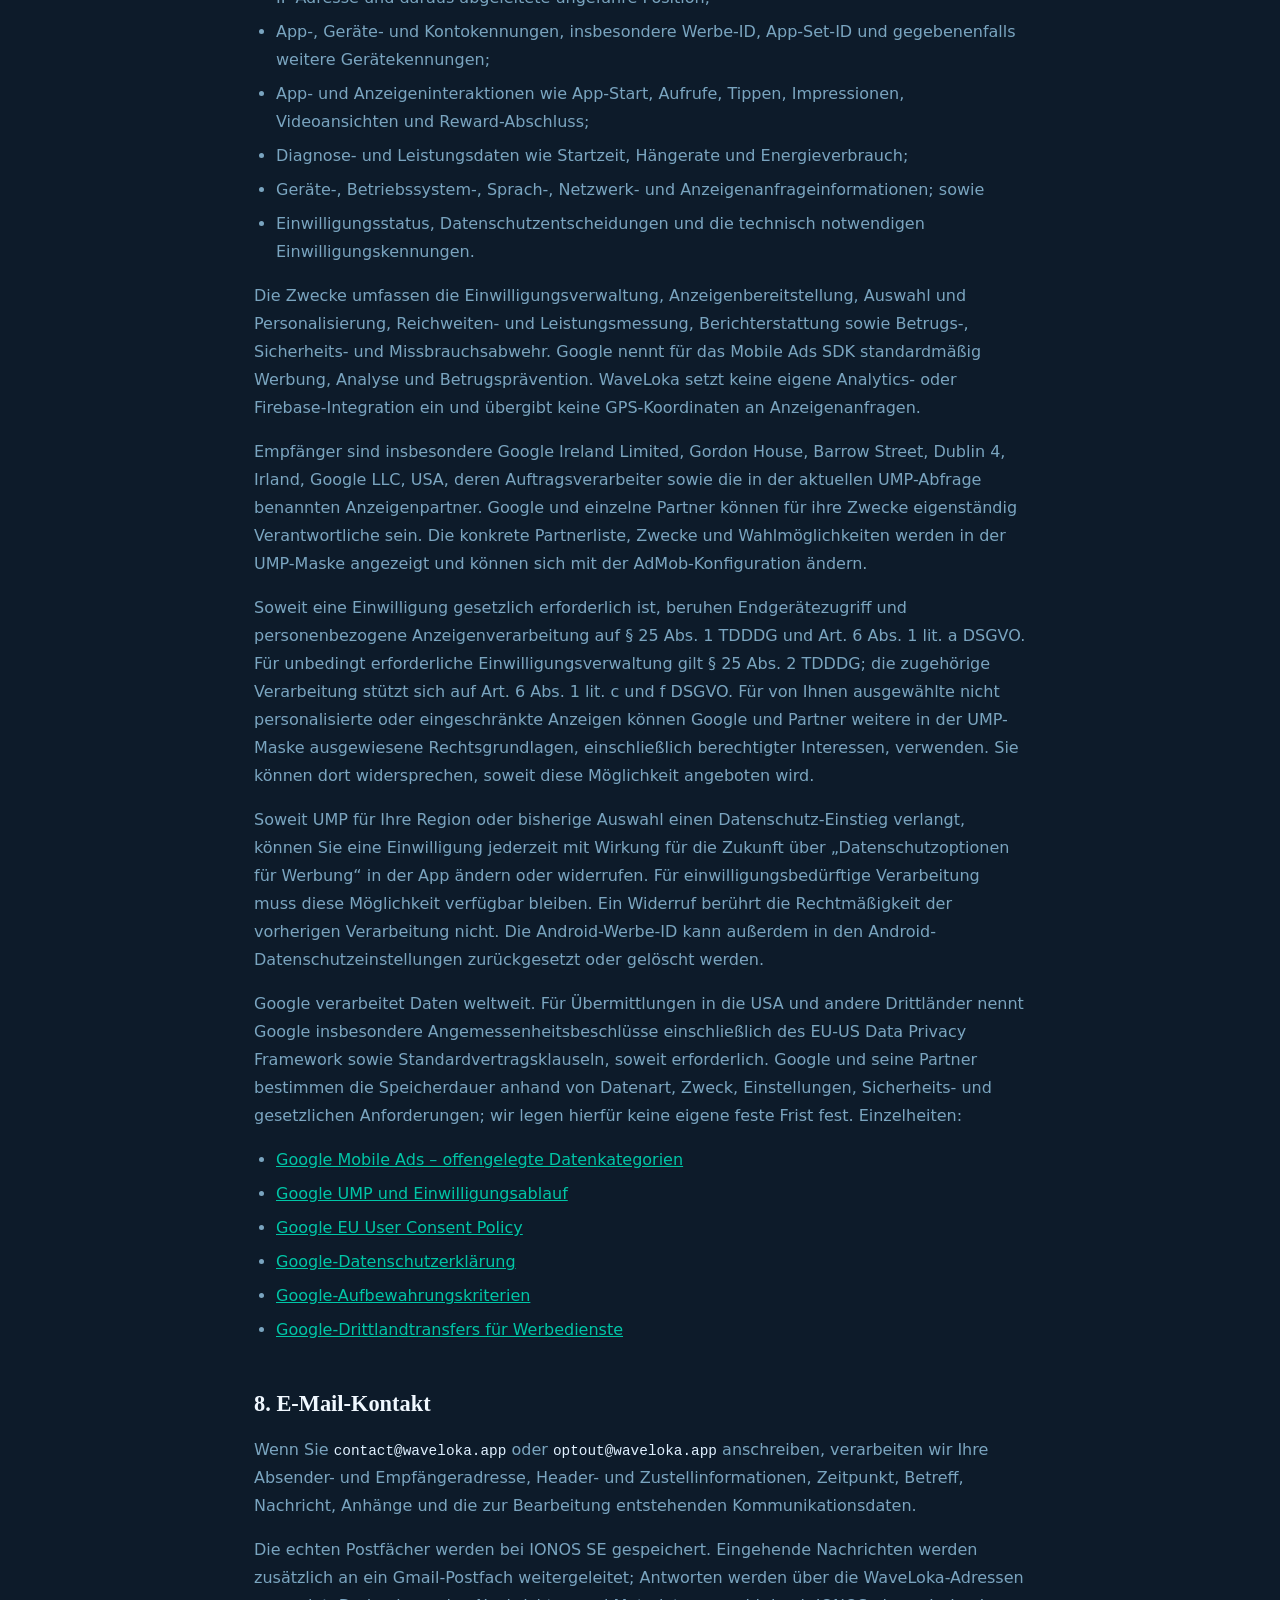
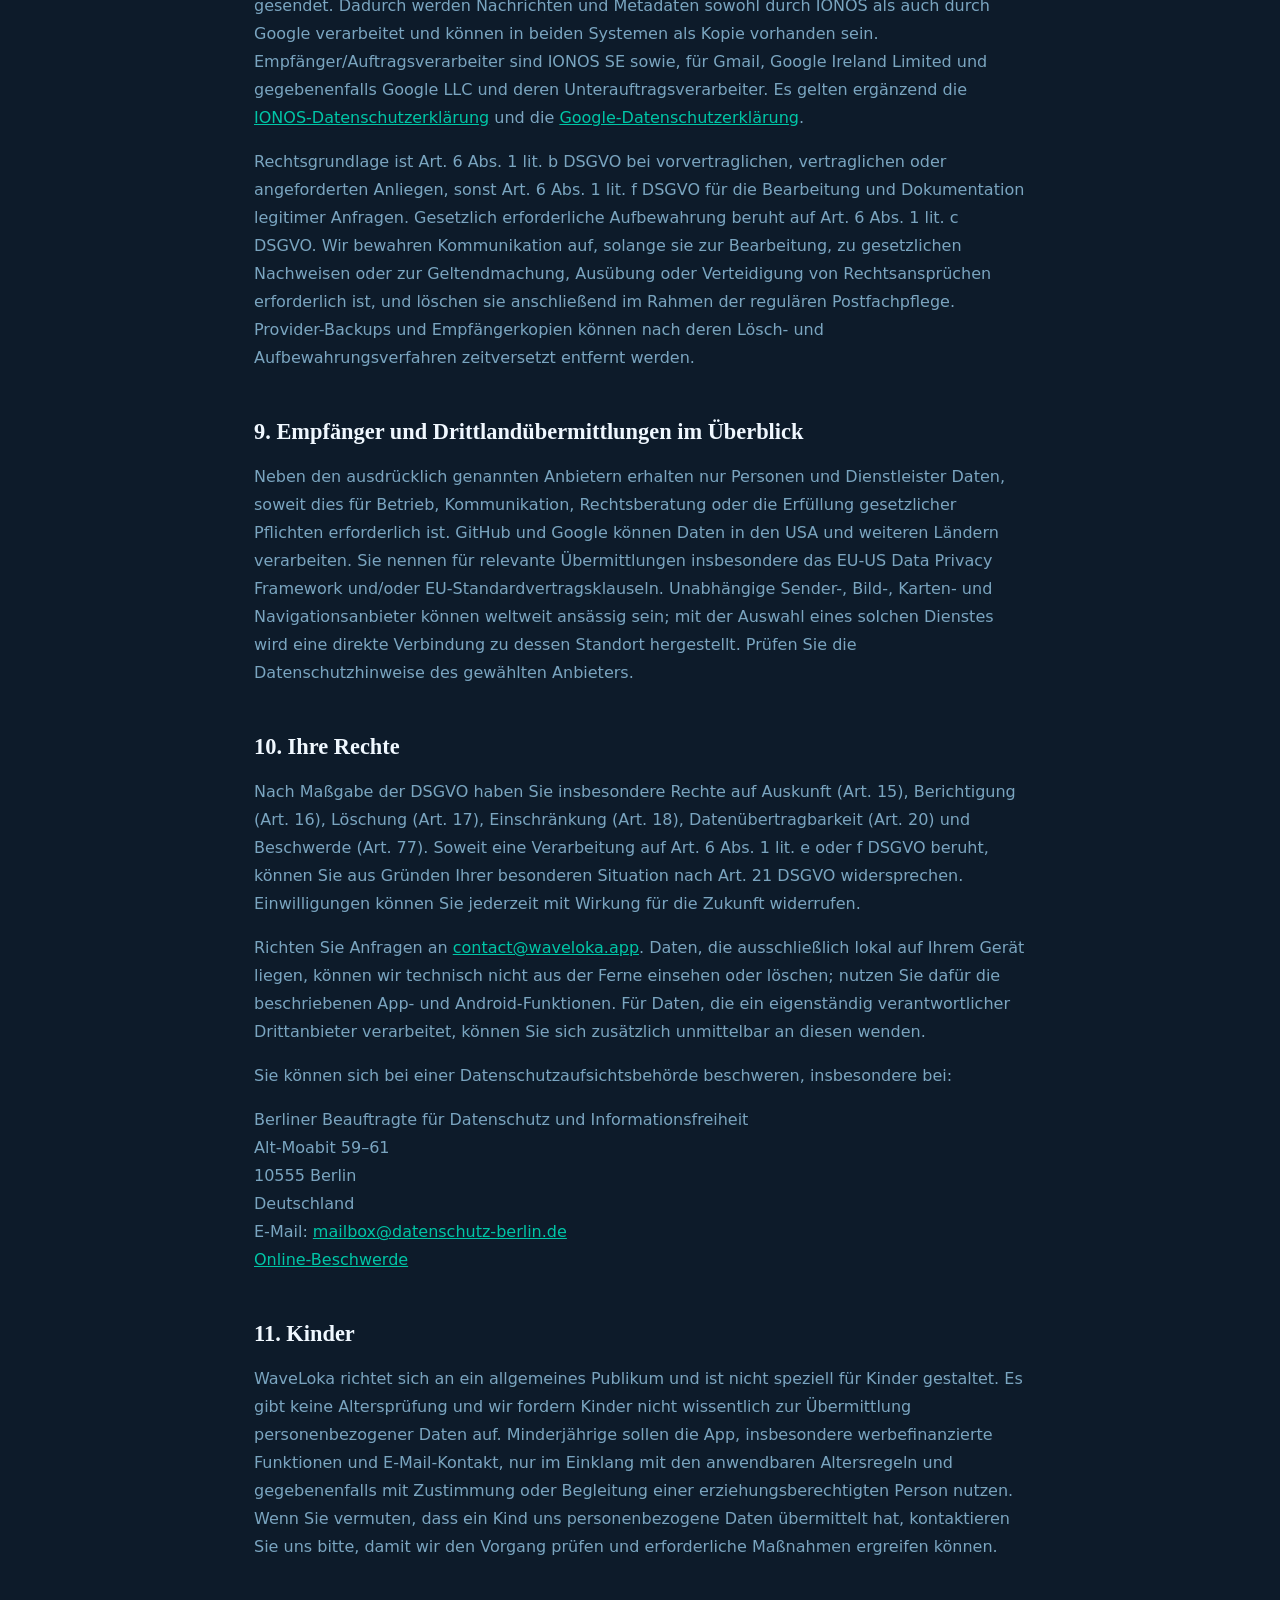
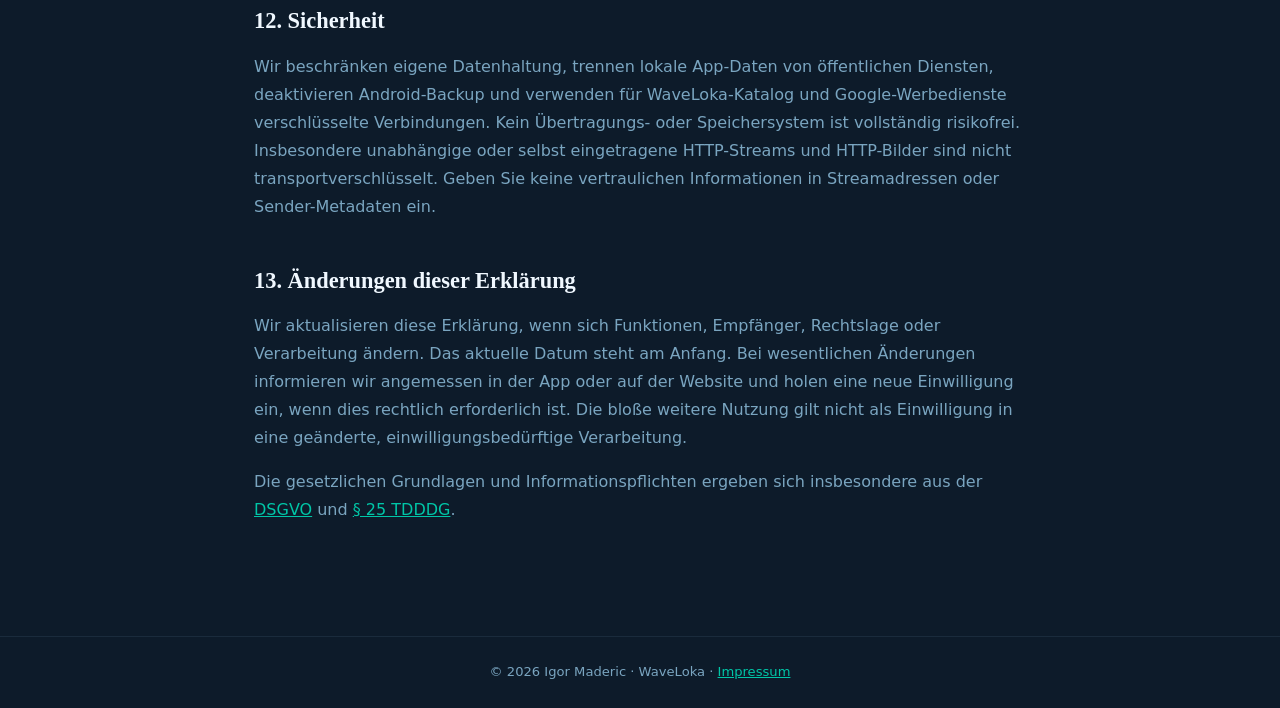
<file: privacy-policy/de/index.html>
<!DOCTYPE html>
<html lang="de">
<head>
  <meta charset="UTF-8">
  <meta name="viewport" content="width=device-width, initial-scale=1.0">
  <title>Datenschutzerklärung – WaveLoka</title>
  <link rel="stylesheet" href="../../legal.css">
</head>
<body>
  <nav>
    <a class="nav-logo" href="../../index.de.html">Wave<span>Loka</span></a>
    <div class="lang-switch" aria-label="Sprache">
      <a href="../index.html" lang="en">EN</a>
      <a href="index.html" class="active" aria-current="page">DE</a>
    </div>
  </nav>

  <main class="container">
    <a class="back-link" href="../../index.de.html">← Zurück zu WaveLoka</a>
    <p class="doc-label">Rechtliches</p>
    <h1>Datenschutzerklärung für WaveLoka</h1>
    <p class="doc-date">Stand: 25. August 2026</p>

    <p>Diese Datenschutzerklärung gilt für die Android-App WaveLoka einschließlich Android Auto sowie für die Website <code>waveloka.app</code>. Sie beschreibt den aktiven Release-Stand.</p>

    <h2>1. Verantwortlicher</h2>
    <p>
      Igor Maderic – Softwareentwicklung<br>
      Belßstraße 48<br>
      12249 Berlin<br>
      Deutschland
    </p>
    <p>E-Mail: <a href="mailto:contact@waveloka.app">contact@waveloka.app</a></p>

    <h2>2. Grundsätze</h2>
    <p>WaveLoka benötigt kein Benutzerkonto. Der Betreiber unterhält keinen eigenen Server für Benutzerprofile, Hörverläufe oder Standortverläufe. Viele App-Daten bleiben ausschließlich im privaten Speicher des Geräts. Für Website-Auslieferung, Katalogabruf, Standortfunktionen, Radiowiedergabe, Senderbilder, Einwilligungsverwaltung, Werbung und E-Mail-Kommunikation werden jedoch die nachfolgend beschriebenen Anbieter und Empfänger kontaktiert.</p>
    <p>Soweit die Verarbeitung zur Bereitstellung einer von Ihnen angeforderten App- oder Website-Funktion erforderlich ist, ist die Rechtsgrundlage Art. 6 Abs. 1 lit. b DSGVO. Für Betriebssicherheit, Missbrauchsabwehr und die zuverlässige Bereitstellung stützen wir uns, soweit einschlägig, auf Art. 6 Abs. 1 lit. f DSGVO; unser berechtigtes Interesse ist der sichere und funktionsfähige Betrieb von WaveLoka. Gesetzlich erforderliche Verarbeitungen beruhen auf Art. 6 Abs. 1 lit. c DSGVO. Einwilligungsabhängige Verarbeitung beruht auf Art. 6 Abs. 1 lit. a DSGVO und, bei Zugriffen auf oder Speicherung in Ihrem Endgerät, auf § 25 Abs. 1 TDDDG. Unbedingt erforderliche lokale Speicherung kann nach § 25 Abs. 2 TDDDG ohne Einwilligung erfolgen.</p>

    <h2>3. Website und statischer App-Katalog</h2>
    <p>Die Website und die von der App abgerufene Datei <code>https://waveloka.app/source/stations.json</code> werden als statische GitHub-Pages-Inhalte bereitgestellt. Bei jedem Abruf werden technisch mindestens IP-Adresse, Datum und Uhrzeit, angeforderte Adresse, übertragene Datenmenge, Status sowie Browser- oder App-/Geräteinformationen an die ausliefernde Infrastruktur übermittelt. Die App sendet beim Katalogabruf außerdem einen WaveLoka-User-Agent und gegebenenfalls einen <code>If-None-Match</code>-Wert zur sparsamen Aktualisierung. GitHub dokumentiert ausdrücklich, dass bei GitHub-Pages-Besuchen die IP-Adresse zu Sicherheitszwecken protokolliert und gespeichert wird.</p>
    <p>Empfänger sind GitHub B.V., Niederlande, und/oder GitHub, Inc., USA, einschließlich der von GitHub eingesetzten Infrastruktur. Die Verarbeitung dient der Auslieferung, Stabilität und Sicherheit auf Grundlage von Art. 6 Abs. 1 lit. b und f DSGVO. GitHub bestimmt die Speicherdauer nach Zweck und rechtlichen Pflichten. Einzelheiten enthält die <a href="https://docs.github.com/en/pages/getting-started-with-github-pages/what-is-github-pages">GitHub-Pages-Dokumentation</a> und die <a href="https://docs.github.com/en/site-policy/privacy-policies/github-general-privacy-statement">GitHub-Datenschutzerklärung</a>.</p>
    <p>Wir setzen auf der Website keine eigene Webanalyse, Werbetechnik oder Marketing-Cookies ein. Schriften werden als Systemschriften bereitgestellt; ein externer Schriftanbieter wird nicht kontaktiert. Technisch erforderliche Verarbeitung durch GitHub bleibt davon unberührt.</p>

    <h2>4. Lokal gespeicherte App-Daten</h2>
    <p>Die App speichert lokal insbesondere:</p>
    <ul>
      <li>Einstellungen wie Sprache, Region, Themen- und Quellenfilter, ausgewählten Bereich, Bildschirmverhalten und Einführungsstatus;</li>
      <li>letzte Wiedergabe und Wiedergabeabsicht;</li>
      <li>Favoriten, ausgeblendete Sender und bis zu zehn zuletzt gehörte Sender;</li>
      <li>selbst angelegte Sender einschließlich Name, Stream- und Bildadressen, optionaler Webseite, Tags sowie optionaler Region oder Koordinaten;</li>
      <li>den kuratierten Senderkatalog, Streamadressen, Metadaten und Aktualisierungskennzeichen;</li>
      <li>den zuletzt gespeicherten Parkplatz mit Koordinaten, Zeitpunkt, Genauigkeit und Kennzeichnung „automatisch“ oder „manuell“;</li>
      <li>den lokalen Tagesstatus der Funktion „heute werbefrei“ (ältere Installationen können noch zwei inaktive Zähler einer entfernten Audio-Funktion enthalten, die die App weder liest noch schreibt); und</li>
      <li>von Google UMP lokal verwaltete Datenschutz- und Einwilligungsinformationen.</li>
    </ul>
    <p>Diese Daten ermöglichen die gewünschten App-Funktionen und werden auf Art. 6 Abs. 1 lit. b DSGVO gestützt. Sie werden nicht als Benutzerprofil an einen WaveLoka-Server übertragen.</p>
    <p>Sie können Favoriten ändern, selbst angelegte Sender löschen und den Parkplatz in der App löschen oder ersetzen. Der Verlauf ist auf die zehn jüngsten Einträge begrenzt. Alle lokalen App-Daten können über die Android-Systemfunktion „Speicherinhalt/Daten löschen“ oder durch Deinstallation entfernt werden. Zwischengespeicherte Katalogdaten werden bei Aktualisierung ersetzt; Senderbilder werden nach den Speichergrenzen des Bild-Caches automatisch verdrängt und können zusammen mit dem App-Cache gelöscht werden.</p>
    <p>Android-Cloud-Backup ist in WaveLoka deaktiviert. Zusätzlich schließen die Backup-Regeln App-Daten aus Cloud-Backup und Gerät-zu-Gerät-Übertragung aus. Android weist darauf hin, dass einzelne Hersteller bei Android 12 oder neuer die Einstellung für Gerät-zu-Gerät-Migration abweichend behandeln können; WaveLoka setzt die stärksten verfügbaren App-Regeln, kann ein herstellerspezifisches Verhalten aber nicht absolut garantieren. Siehe <a href="https://developer.android.com/identity/data/autobackup">Android Auto Backup</a>.</p>

    <h2>5. Standort, „In der Nähe“ und Parkplatz</h2>
    <p>Standortzugriff ist optional. Ohne Berechtigung kann eine Region manuell gewählt und Radio weiter genutzt werden. Mit ungefährer oder genauer Android-Standortberechtigung verwendet WaveLoka den Fused Location Provider von Google Play-Diensten, um eine aktuelle beziehungsweise zuletzt verfügbare Position zu erhalten. Für „In der Nähe“ wird die Position in Land und Bundesland umgewandelt. Androids <code>Geocoder</code> wird dabei vom Gerät bereitgestellt; seine konkrete Implementierung kann lokal arbeiten oder eine Netzwerkverbindung zu einem vom Geräte- oder Plattformanbieter betriebenen Geocoding-Dienst herstellen. In diesem Fall können Koordinaten und technische Verbindungsdaten an diesen Anbieter übermittelt werden. WaveLoka übermittelt die GPS-Position nicht an einen eigenen Server und gibt sie nicht ausdrücklich an Google Mobile Ads weiter.</p>
    <p>Die Funktion „Mein Auto finden“ fordert nach Möglichkeit eine genaue Position an. Beim manuellen Speichern wird ein einzelner Standort lokal gespeichert. Während einer aktiven Android-Auto-Projektion aktualisiert die App ungefähr alle 30 Sekunden eine lokale Positionsaufnahme, damit nach dem Trennen ein möglichst aktueller Parkplatz verfügbar ist; eine schlechtere Position ersetzt eine bessere nicht ohne Weiteres. Der vorherige Parkplatz wird zu Beginn einer neuen Projektion gelöscht. Der gespeicherte Parkplatz bleibt lokal, bis er gelöscht, ersetzt oder die App-Daten entfernt werden. Wenn Sie „Zum Auto navigieren“ wählen, übergibt Android die Koordinaten an die von Ihnen ausgewählte Karten-/Navigations-App; deren Datenschutzerklärung gilt für diese weitere Verarbeitung.</p>
    <p>Zweck ist ausschließlich die angeforderte Regions- beziehungsweise Parkplatzfunktion; Rechtsgrundlage ist Art. 6 Abs. 1 lit. b DSGVO. Die Android-Berechtigung kann jederzeit in den Systemeinstellungen entzogen werden. Die <a href="https://developer.android.com/reference/android/location/Geocoder">Android-Geocoder-Dokumentation</a> erklärt, dass die Implementierung geräteabhängig ist; die <a href="https://developers.google.com/android/reference/com/google/android/gms/location/FusedLocationProviderClient">Fused-Location-Dokumentation</a> beschreibt die Verarbeitung von genauer und ungefährer Position.</p>

    <h2>6. Radiostreams, Senderseiten und Senderbilder</h2>
    <p>Wenn Sie einen Sender auswählen, verbindet sich Ihr Gerät direkt mit der Streamadresse des Senders oder seines technischen Dienstleisters. Beim Laden eines Senderbildes verbindet sich Ihr Gerät direkt mit dem in den Katalog- oder Benutzerdaten angegebenen Bildserver. Wenn Sie eine Sender-Webseite öffnen, wird diese im ausgewählten Browser geladen. Die jeweiligen Empfänger erhalten technisch notwendige Verbindungsdaten wie IP-Adresse, Zeitpunkt, angeforderte URL, Header-/Geräteinformationen und Datenmenge. Daraus kann regelmäßig ein ungefährer Standort abgeleitet werden. Senderbilder können im Arbeits- und App-Cache gespeichert werden.</p>
    <p>WaveLoka bestimmt nicht die Protokollierung, Inhalte, Werbung oder Aufbewahrung dieser unabhängigen Anbieter. Deren Bedingungen und Datenschutzhinweise gelten zusätzlich. Die Verbindung erfolgt zur Ausführung der von Ihnen gewählten Wiedergabe beziehungsweise Anzeige auf Grundlage von Art. 6 Abs. 1 lit. b DSGVO. Anbieter speichern Daten nach ihren eigenen veröffentlichten Kriterien und rechtlichen Pflichten.</p>
    <p>Kuratierten Streams wird, soweit technisch möglich, HTTPS vorgezogen. Drittanbieter-Streams und von Benutzern eingetragene Streams oder Bilder können jedoch weiterhin nur über unverschlüsseltes HTTP erreichbar sein. Bei HTTP können Netzwerkbetreiber oder andere Zwischenstellen die Verbindung und übertragene Inhalte einsehen oder verändern. Verwenden Sie nur vertrauenswürdige Stream- und Bildadressen. In Streams eingebettete Werbung stammt vom jeweiligen Sender und wird nicht von WaveLoka gesteuert.</p>

    <h2>7. Google UMP, Banner- und Rewarded-Werbung</h2>
    <p>WaveLoka verwendet Google User Messaging Platform (UMP) zur Verwaltung gesetzlich erforderlicher Datenschutzentscheidungen und Google Mobile Ads (AdMob) für:</p>
    <ul>
      <li>ein Banner in der Telefon-/Tablet-App; und</li>
      <li>eine freiwillig aufgerufene Rewarded-Anzeige, nach deren vollständiger Wiedergabe die App lokal für den restlichen Tag als werbefrei markiert wird.</li>
    </ul>
    <p>Diese Anzeigen erscheinen nicht auf dem Android-Auto-Bildschirm. WaveLoka fügt keine Audio-Werbung vor oder in Radio-Streams ein. Werbung, die ein Radiosender in seinen eigenen Stream einfügt, liegt außerhalb des Einflusses von WaveLoka und bleibt unberührt.</p>
    <p>Beim App-Start fragt UMP aktuelle Einwilligungsinformationen ab und zeigt, soweit erforderlich, eine Datenschutzabfrage. Vor <code>canRequestAds()</code> von UMP initialisiert WaveLoka Google Mobile Ads nicht und fordert weder Banner- noch Rewarded-Anzeigen an. Ist keine Anfrage zulässig oder schlägt die Abfrage ohne weiterhin gültigen gespeicherten Status fehl, bleibt die Kernfunktion ohne WaveLoka-Anzeigen nutzbar.</p>
    <p>Je nach Region, Auswahl und Anzeigenbereitstellung können Google und die in der UMP-Maske ausgewiesenen Werbetechnologieanbieter insbesondere folgende Daten verarbeiten:</p>
    <ul>
      <li>IP-Adresse und daraus abgeleitete ungefähre Position;</li>
      <li>App-, Geräte- und Kontokennungen, insbesondere Werbe-ID, App-Set-ID und gegebenenfalls weitere Gerätekennungen;</li>
      <li>App- und Anzeigeninteraktionen wie App-Start, Aufrufe, Tippen, Impressionen, Videoansichten und Reward-Abschluss;</li>
      <li>Diagnose- und Leistungsdaten wie Startzeit, Hängerate und Energieverbrauch;</li>
      <li>Geräte-, Betriebssystem-, Sprach-, Netzwerk- und Anzeigenanfrageinformationen; sowie</li>
      <li>Einwilligungsstatus, Datenschutzentscheidungen und die technisch notwendigen Einwilligungskennungen.</li>
    </ul>
    <p>Die Zwecke umfassen die Einwilligungsverwaltung, Anzeigenbereitstellung, Auswahl und Personalisierung, Reichweiten- und Leistungsmessung, Berichterstattung sowie Betrugs-, Sicherheits- und Missbrauchsabwehr. Google nennt für das Mobile Ads SDK standardmäßig Werbung, Analyse und Betrugsprävention. WaveLoka setzt keine eigene Analytics- oder Firebase-Integration ein und übergibt keine GPS-Koordinaten an Anzeigenanfragen.</p>
    <p>Empfänger sind insbesondere Google Ireland Limited, Gordon House, Barrow Street, Dublin 4, Irland, Google LLC, USA, deren Auftragsverarbeiter sowie die in der aktuellen UMP-Abfrage benannten Anzeigenpartner. Google und einzelne Partner können für ihre Zwecke eigenständig Verantwortliche sein. Die konkrete Partnerliste, Zwecke und Wahlmöglichkeiten werden in der UMP-Maske angezeigt und können sich mit der AdMob-Konfiguration ändern.</p>
    <p>Soweit eine Einwilligung gesetzlich erforderlich ist, beruhen Endgerätezugriff und personenbezogene Anzeigenverarbeitung auf § 25 Abs. 1 TDDDG und Art. 6 Abs. 1 lit. a DSGVO. Für unbedingt erforderliche Einwilligungsverwaltung gilt § 25 Abs. 2 TDDDG; die zugehörige Verarbeitung stützt sich auf Art. 6 Abs. 1 lit. c und f DSGVO. Für von Ihnen ausgewählte nicht personalisierte oder eingeschränkte Anzeigen können Google und Partner weitere in der UMP-Maske ausgewiesene Rechtsgrundlagen, einschließlich berechtigter Interessen, verwenden. Sie können dort widersprechen, soweit diese Möglichkeit angeboten wird.</p>
    <p>Soweit UMP für Ihre Region oder bisherige Auswahl einen Datenschutz-Einstieg verlangt, können Sie eine Einwilligung jederzeit mit Wirkung für die Zukunft über „Datenschutzoptionen für Werbung“ in der App ändern oder widerrufen. Für einwilligungsbedürftige Verarbeitung muss diese Möglichkeit verfügbar bleiben. Ein Widerruf berührt die Rechtmäßigkeit der vorherigen Verarbeitung nicht. Die Android-Werbe-ID kann außerdem in den Android-Datenschutzeinstellungen zurückgesetzt oder gelöscht werden.</p>
    <p>Google verarbeitet Daten weltweit. Für Übermittlungen in die USA und andere Drittländer nennt Google insbesondere Angemessenheitsbeschlüsse einschließlich des EU-US Data Privacy Framework sowie Standardvertragsklauseln, soweit erforderlich. Google und seine Partner bestimmen die Speicherdauer anhand von Datenart, Zweck, Einstellungen, Sicherheits- und gesetzlichen Anforderungen; wir legen hierfür keine eigene feste Frist fest. Einzelheiten:</p>
    <ul>
      <li><a href="https://developers.google.com/admob/android/privacy/play-data-disclosure">Google Mobile Ads – offengelegte Datenkategorien</a></li>
      <li><a href="https://developers.google.com/admob/android/privacy">Google UMP und Einwilligungsablauf</a></li>
      <li><a href="https://www.google.com/about/company/user-consent-policy/">Google EU User Consent Policy</a></li>
      <li><a href="https://policies.google.com/privacy">Google-Datenschutzerklärung</a></li>
      <li><a href="https://policies.google.com/technologies/retention">Google-Aufbewahrungskriterien</a></li>
      <li><a href="https://business.safety.google/adsdatatransfers/">Google-Drittlandtransfers für Werbedienste</a></li>
    </ul>

    <h2>8. E-Mail-Kontakt</h2>
    <p>Wenn Sie <code>contact@waveloka.app</code> oder <code>optout@waveloka.app</code> anschreiben, verarbeiten wir Ihre Absender- und Empfängeradresse, Header- und Zustellinformationen, Zeitpunkt, Betreff, Nachricht, Anhänge und die zur Bearbeitung entstehenden Kommunikationsdaten.</p>
    <p>Die echten Postfächer werden bei IONOS SE gespeichert. Eingehende Nachrichten werden zusätzlich an ein Gmail-Postfach weitergeleitet; Antworten werden über die WaveLoka-Adressen gesendet. Dadurch werden Nachrichten und Metadaten sowohl durch IONOS als auch durch Google verarbeitet und können in beiden Systemen als Kopie vorhanden sein. Empfänger/Auftragsverarbeiter sind IONOS SE sowie, für Gmail, Google Ireland Limited und gegebenenfalls Google LLC und deren Unterauftragsverarbeiter. Es gelten ergänzend die <a href="https://www.ionos.de/terms-gtc/datenschutzerklaerung/">IONOS-Datenschutzerklärung</a> und die <a href="https://policies.google.com/privacy">Google-Datenschutzerklärung</a>.</p>
    <p>Rechtsgrundlage ist Art. 6 Abs. 1 lit. b DSGVO bei vorvertraglichen, vertraglichen oder angeforderten Anliegen, sonst Art. 6 Abs. 1 lit. f DSGVO für die Bearbeitung und Dokumentation legitimer Anfragen. Gesetzlich erforderliche Aufbewahrung beruht auf Art. 6 Abs. 1 lit. c DSGVO. Wir bewahren Kommunikation auf, solange sie zur Bearbeitung, zu gesetzlichen Nachweisen oder zur Geltendmachung, Ausübung oder Verteidigung von Rechtsansprüchen erforderlich ist, und löschen sie anschließend im Rahmen der regulären Postfachpflege. Provider-Backups und Empfängerkopien können nach deren Lösch- und Aufbewahrungsverfahren zeitversetzt entfernt werden.</p>

    <h2>9. Empfänger und Drittlandübermittlungen im Überblick</h2>
    <p>Neben den ausdrücklich genannten Anbietern erhalten nur Personen und Dienstleister Daten, soweit dies für Betrieb, Kommunikation, Rechtsberatung oder die Erfüllung gesetzlicher Pflichten erforderlich ist. GitHub und Google können Daten in den USA und weiteren Ländern verarbeiten. Sie nennen für relevante Übermittlungen insbesondere das EU-US Data Privacy Framework und/oder EU-Standardvertragsklauseln. Unabhängige Sender-, Bild-, Karten- und Navigationsanbieter können weltweit ansässig sein; mit der Auswahl eines solchen Dienstes wird eine direkte Verbindung zu dessen Standort hergestellt. Prüfen Sie die Datenschutzhinweise des gewählten Anbieters.</p>

    <h2>10. Ihre Rechte</h2>
    <p>Nach Maßgabe der DSGVO haben Sie insbesondere Rechte auf Auskunft (Art. 15), Berichtigung (Art. 16), Löschung (Art. 17), Einschränkung (Art. 18), Datenübertragbarkeit (Art. 20) und Beschwerde (Art. 77). Soweit eine Verarbeitung auf Art. 6 Abs. 1 lit. e oder f DSGVO beruht, können Sie aus Gründen Ihrer besonderen Situation nach Art. 21 DSGVO widersprechen. Einwilligungen können Sie jederzeit mit Wirkung für die Zukunft widerrufen.</p>
    <p>Richten Sie Anfragen an <a href="mailto:contact@waveloka.app">contact@waveloka.app</a>. Daten, die ausschließlich lokal auf Ihrem Gerät liegen, können wir technisch nicht aus der Ferne einsehen oder löschen; nutzen Sie dafür die beschriebenen App- und Android-Funktionen. Für Daten, die ein eigenständig verantwortlicher Drittanbieter verarbeitet, können Sie sich zusätzlich unmittelbar an diesen wenden.</p>
    <p>Sie können sich bei einer Datenschutzaufsichtsbehörde beschweren, insbesondere bei:</p>
    <p>
      Berliner Beauftragte für Datenschutz und Informationsfreiheit<br>
      Alt-Moabit 59–61<br>
      10555 Berlin<br>
      Deutschland<br>
      E-Mail: <a href="mailto:mailbox@datenschutz-berlin.de">mailbox@datenschutz-berlin.de</a><br>
      <a href="https://www.datenschutz-berlin.de/buergerinnen-und-buerger/beschwerde/">Online-Beschwerde</a>
    </p>

    <h2>11. Kinder</h2>
    <p>WaveLoka richtet sich an ein allgemeines Publikum und ist nicht speziell für Kinder gestaltet. Es gibt keine Altersprüfung und wir fordern Kinder nicht wissentlich zur Übermittlung personenbezogener Daten auf. Minderjährige sollen die App, insbesondere werbefinanzierte Funktionen und E-Mail-Kontakt, nur im Einklang mit den anwendbaren Altersregeln und gegebenenfalls mit Zustimmung oder Begleitung einer erziehungsberechtigten Person nutzen. Wenn Sie vermuten, dass ein Kind uns personenbezogene Daten übermittelt hat, kontaktieren Sie uns bitte, damit wir den Vorgang prüfen und erforderliche Maßnahmen ergreifen können.</p>

    <h2>12. Sicherheit</h2>
    <p>Wir beschränken eigene Datenhaltung, trennen lokale App-Daten von öffentlichen Diensten, deaktivieren Android-Backup und verwenden für WaveLoka-Katalog und Google-Werbedienste verschlüsselte Verbindungen. Kein Übertragungs- oder Speichersystem ist vollständig risikofrei. Insbesondere unabhängige oder selbst eingetragene HTTP-Streams und HTTP-Bilder sind nicht transportverschlüsselt. Geben Sie keine vertraulichen Informationen in Streamadressen oder Sender-Metadaten ein.</p>

    <h2>13. Änderungen dieser Erklärung</h2>
    <p>Wir aktualisieren diese Erklärung, wenn sich Funktionen, Empfänger, Rechtslage oder Verarbeitung ändern. Das aktuelle Datum steht am Anfang. Bei wesentlichen Änderungen informieren wir angemessen in der App oder auf der Website und holen eine neue Einwilligung ein, wenn dies rechtlich erforderlich ist. Die bloße weitere Nutzung gilt nicht als Einwilligung in eine geänderte, einwilligungsbedürftige Verarbeitung.</p>
    <p>Die gesetzlichen Grundlagen und Informationspflichten ergeben sich insbesondere aus der <a href="https://eur-lex.europa.eu/legal-content/DE/TXT/?uri=CELEX:32016R0679">DSGVO</a> und <a href="https://www.gesetze-im-internet.de/ttdsg/__25.html">§ 25 TDDDG</a>.</p>
  </main>

  <footer class="footer">
    © 2026 Igor Maderic · WaveLoka ·
    <a href="../../impressum/index.html">Impressum</a>
  </footer>
</body>
</html>
</file>
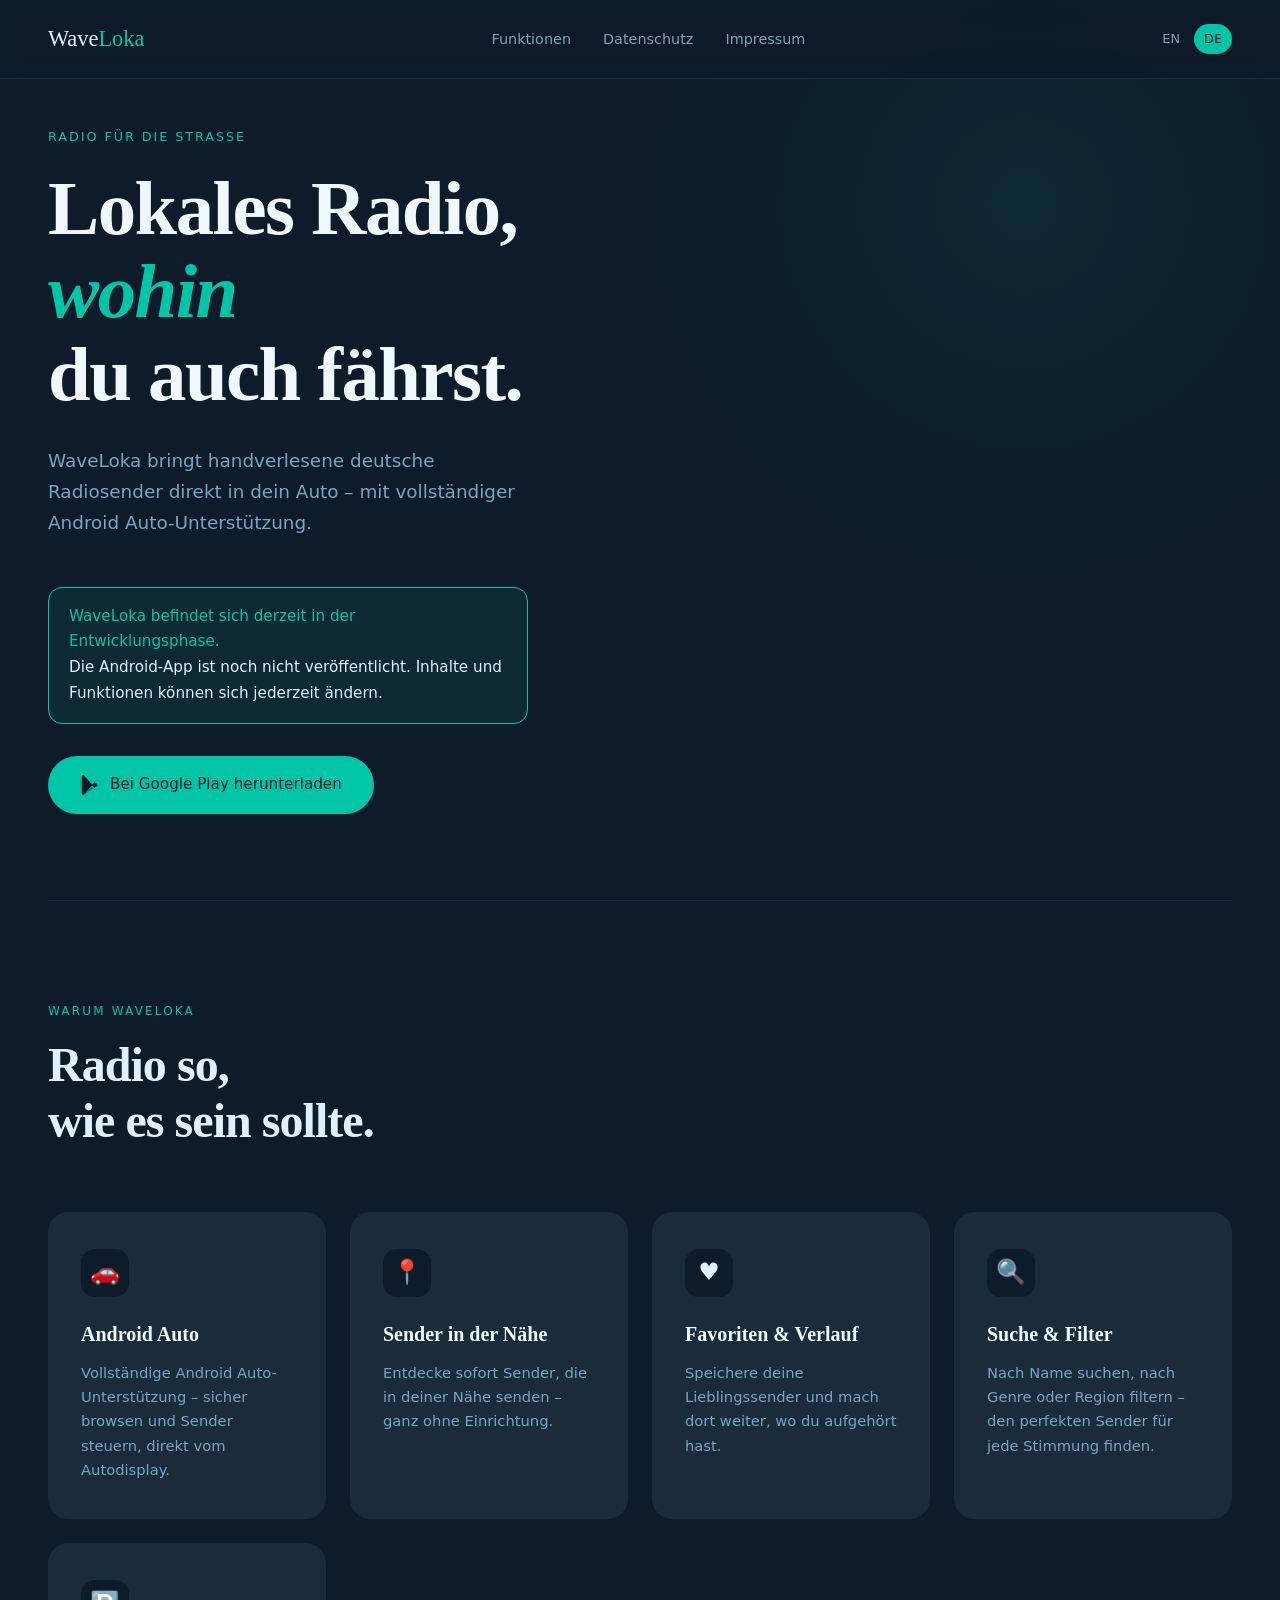
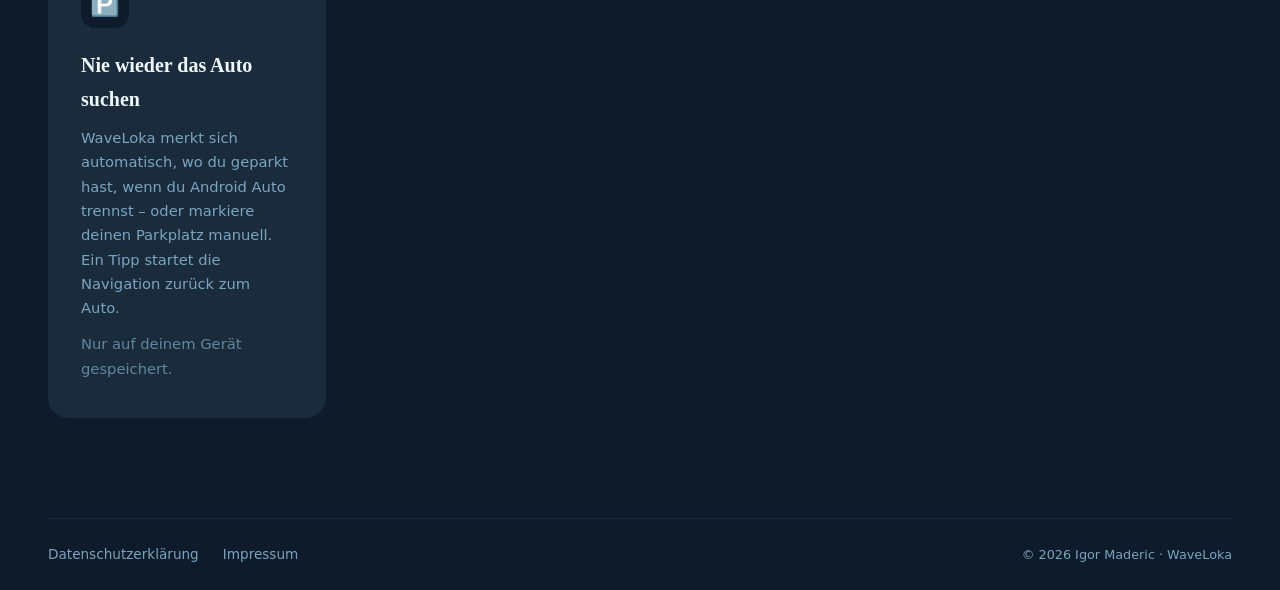
<file: index.de.html>
<!DOCTYPE html>
<html lang="de">
<head>
<meta charset="UTF-8">
<meta name="viewport" content="width=device-width, initial-scale=1.0">
<title>WaveLoka – Lokales Radio, wohin du auch fährst</title>
<style>
  :root {
    --teal: #00C6A7;
    --teal-dark: #00A88E;
    --blue: #0A84FF;
    --navy: #0D1B2A;
    --navy-light: #1A2B3C;
    --alice: #F0F8FF;
    --alice-dark: #D8EAF8;
    --text-light: #E0F0FF;
    --text-muted: #7AA5C0;
  }
  *, *::before, *::after { box-sizing: border-box; margin: 0; padding: 0; }
  html { scroll-behavior: smooth; }
  body { background: var(--navy); color: var(--text-light); font-family: system-ui, -apple-system, BlinkMacSystemFont, "Segoe UI", sans-serif; font-weight: 300; line-height: 1.7; }
  nav { position: fixed; top: 0; width: 100%; z-index: 100; display: flex; align-items: center; justify-content: space-between; padding: 20px 48px; background: rgba(13,27,42,0.92); backdrop-filter: blur(12px); border-bottom: 1px solid var(--navy-light); }
  .nav-logo { font-family: Georgia, "Times New Roman", serif; font-size: 1.4rem; color: var(--text-light); text-decoration: none; }
  .nav-logo span { color: var(--teal); }
  .nav-links { display: flex; gap: 32px; list-style: none; }
  .nav-links a { text-decoration: none; color: var(--text-muted); font-size: 0.9rem; font-weight: 400; transition: color 0.2s; }
  .nav-links a:hover { color: var(--teal); }
  .lang-switch { display: flex; gap: 4px; }
  .lang-switch a { font-size: 0.8rem; font-weight: 500; padding: 4px 10px; border-radius: 20px; text-decoration: none; color: var(--text-muted); transition: all 0.2s; }
  .lang-switch a.active, .lang-switch a:hover { background: var(--teal); color: var(--navy); }
  .hero { min-height: 100vh; display: flex; align-items: center; padding: 120px 48px 80px; position: relative; overflow: hidden; }
  .hero::before { content: ''; position: absolute; top: -20%; right: -10%; width: 60vw; height: 60vw; background: radial-gradient(circle, rgba(0,198,167,0.08) 0%, transparent 70%); pointer-events: none; }
  .hero-content { max-width: 640px; position: relative; z-index: 1; }
  .hero-eyebrow { font-size: 0.8rem; font-weight: 500; letter-spacing: 0.15em; text-transform: uppercase; color: var(--teal); margin-bottom: 20px; }
  h1 { font-family: Georgia, "Times New Roman", serif; font-size: clamp(2.8rem, 6vw, 5rem); line-height: 1.08; letter-spacing: -0.02em; color: var(--alice); margin-bottom: 28px; }
  h1 em { color: var(--teal); font-style: italic; }
  .hero-sub { font-size: 1.15rem; color: var(--text-muted); max-width: 480px; margin-bottom: 48px; }
  .btn-primary { display: inline-flex; align-items: center; gap: 10px; background: var(--teal); color: var(--navy); padding: 16px 32px; border-radius: 50px; text-decoration: none; font-weight: 500; font-size: 0.95rem; transition: all 0.25s; }
  .btn-primary:hover { background: var(--teal-dark); transform: translateY(-2px); box-shadow: 0 12px 32px rgba(0,198,167,0.3); }
  .btn-primary svg { width: 20px; height: 20px; }
  .dev-notice { background: rgba(0,198,167,0.08); border: 1px solid var(--teal); border-radius: 14px; padding: 16px 20px; margin-bottom: 32px; max-width: 480px; font-size: 0.95rem; color: var(--text-light); }
  .dev-notice strong { color: var(--teal); font-weight: 500; }
  .section { padding: 100px 48px; }
  .section-label { font-size: 0.75rem; font-weight: 500; letter-spacing: 0.18em; text-transform: uppercase; color: var(--teal); margin-bottom: 16px; }
  h2 { font-family: Georgia, "Times New Roman", serif; font-size: clamp(2rem, 4vw, 3rem); line-height: 1.15; letter-spacing: -0.02em; margin-bottom: 64px; }
  .features-grid { display: grid; grid-template-columns: repeat(auto-fit, minmax(260px, 1fr)); gap: 24px; }
  .feature-card { background: var(--navy-light); border-radius: 20px; padding: 36px 32px; border: 1px solid var(--navy-light); transition: transform 0.25s, box-shadow 0.25s; }
  .feature-card:hover { transform: translateY(-4px); box-shadow: 0 20px 48px rgba(0,198,167,0.08); }
  .feature-icon { width: 48px; height: 48px; background: var(--navy); border-radius: 14px; display: flex; align-items: center; justify-content: center; margin-bottom: 20px; font-size: 1.5rem; }
  .feature-card h3 { font-family: Georgia, "Times New Roman", serif; font-size: 1.25rem; margin-bottom: 10px; color: var(--alice); }
  .feature-card p { font-size: 0.92rem; color: var(--text-muted); line-height: 1.65; }
  .feature-note { font-size: 0.8rem; color: var(--text-muted); opacity: 0.75; margin-top: 12px; }
  .divider { height: 1px; background: var(--navy-light); margin: 0 48px; }
  .legal-bar { background: var(--navy); padding: 24px 48px; display: flex; flex-wrap: wrap; gap: 24px; align-items: center; justify-content: space-between; }
  .legal-links { display: flex; gap: 24px; flex-wrap: wrap; }
  .legal-links a { font-size: 0.85rem; color: var(--text-muted); text-decoration: none; transition: color 0.2s; }
  .legal-links a:hover { color: var(--teal); }
  .copyright { font-size: 0.8rem; color: var(--text-muted); }
  @media (max-width: 640px) { nav { padding: 16px 20px; } .nav-links { display: none; } .hero { padding: 100px 20px 60px; } .section { padding: 64px 20px; } .legal-bar { padding: 20px; } .divider { margin: 0 20px; } }
</style>
</head>
<body>

<nav>
  <a class="nav-logo" href="index.de.html">Wave<span>Loka</span></a>
  <ul class="nav-links">
    <li><a href="#features">Funktionen</a></li>
    <li><a href="privacy-policy/de/index.html">Datenschutz</a></li>
    <li><a href="impressum/index.html">Impressum</a></li>
  </ul>
  <div class="lang-switch">
    <a href="index.html">EN</a>
    <a href="index.de.html" class="active">DE</a>
  </div>
</nav>

<section class="hero">
  <div class="hero-content">
    <p class="hero-eyebrow">Radio für die Straße</p>
    <h1>Lokales Radio,<br><em>wohin</em><br>du auch fährst.</h1>
    <p class="hero-sub">WaveLoka bringt handverlesene deutsche Radiosender direkt in dein Auto – mit vollständiger Android Auto-Unterstützung.</p>
    <div class="dev-notice">
      <strong>WaveLoka befindet sich derzeit in der Entwicklungsphase.</strong><br>
      Die Android-App ist noch nicht veröffentlicht. Inhalte und Funktionen können sich jederzeit ändern.
    </div>
    <a href="https://play.google.com/store/apps/details?id=app.waveloka" class="btn-primary">
      <svg viewBox="0 0 24 24" fill="currentColor"><path d="M3.18 23.76c.32.18.68.24 1.04.18L14.76 12 4.22.06A1.73 1.73 0 003.18.24C2.46.64 2 1.38 2 2.22v19.56c0 .84.46 1.58 1.18 1.98z"/><path d="M20.04 10.3l-2.86-1.64L13.9 12l3.28 3.34 2.86-1.64A1.96 1.96 0 0021.1 12c0-.72-.4-1.38-1.06-1.7z"/><path d="M4.22.06L16.06 11.9l-2.3 2.1L4.22.06z" opacity=".4"/><path d="M4.22 23.94l9.54-9.94 2.3 2.1L4.22 23.94z" opacity=".4"/></svg>
      Bei Google Play herunterladen
    </a>
  </div>
</section>

<div class="divider"></div>

<section class="section" id="features">
  <p class="section-label">Warum WaveLoka</p>
  <h2>Radio so,<br>wie es sein sollte.</h2>
  <div class="features-grid">
    <div class="feature-card">
      <div class="feature-icon">🚗</div>
      <h3>Android Auto</h3>
      <p>Vollständige Android Auto-Unterstützung – sicher browsen und Sender steuern, direkt vom Autodisplay.</p>
    </div>
    <div class="feature-card">
      <div class="feature-icon">📍</div>
      <h3>Sender in der Nähe</h3>
      <p>Entdecke sofort Sender, die in deiner Nähe senden – ganz ohne Einrichtung.</p>
    </div>
    <div class="feature-card">
      <div class="feature-icon">♥</div>
      <h3>Favoriten & Verlauf</h3>
      <p>Speichere deine Lieblingssender und mach dort weiter, wo du aufgehört hast.</p>
    </div>
    <div class="feature-card">
      <div class="feature-icon">🔍</div>
      <h3>Suche & Filter</h3>
      <p>Nach Name suchen, nach Genre oder Region filtern – den perfekten Sender für jede Stimmung finden.</p>
    </div>
    <div class="feature-card">
      <div class="feature-icon">🅿️</div>
      <h3>Nie wieder das Auto suchen</h3>
      <p>WaveLoka merkt sich automatisch, wo du geparkt hast, wenn du Android Auto trennst – oder markiere deinen Parkplatz manuell. Ein Tipp startet die Navigation zurück zum Auto.</p>
      <p class="feature-note">Nur auf deinem Gerät gespeichert.</p>
    </div>
  </div>
</section>

<div class="divider"></div>

<div class="legal-bar">
  <div class="legal-links">
    <a href="privacy-policy/de/index.html">Datenschutzerklärung</a>
    <a href="impressum/index.html">Impressum</a>
  </div>
  <p class="copyright">© 2026 Igor Maderic · WaveLoka</p>
</div>

</body>
</html>
</file>
<file: legal.css>
:root {
  --teal: #00c6a7;
  --navy: #0d1b2a;
  --navy-light: #1a2b3c;
  --alice: #f0f8ff;
  --text-light: #e0f0ff;
  --text-muted: #7aa5c0;
}

*,
*::before,
*::after {
  box-sizing: border-box;
  margin: 0;
  padding: 0;
}

body {
  background: var(--navy);
  color: var(--text-light);
  font-family: system-ui, -apple-system, BlinkMacSystemFont, "Segoe UI", sans-serif;
  font-weight: 300;
  line-height: 1.75;
}

nav {
  display: flex;
  align-items: center;
  justify-content: space-between;
  padding: 20px 48px;
  border-bottom: 1px solid var(--navy-light);
}

.nav-logo,
h1,
h2 {
  font-family: Georgia, "Times New Roman", serif;
}

.nav-logo {
  color: var(--text-light);
  font-size: 1.4rem;
  text-decoration: none;
}

.nav-logo span,
a {
  color: var(--teal);
}

.lang-switch {
  display: flex;
  gap: 4px;
}

.lang-switch a {
  border-radius: 20px;
  color: var(--text-muted);
  font-size: 0.8rem;
  font-weight: 500;
  padding: 4px 10px;
  text-decoration: none;
  transition: all 0.2s;
}

.lang-switch a.active,
.lang-switch a:hover {
  background: var(--teal);
  color: var(--navy);
}

.container {
  hyphens: auto;
  margin: 0 auto;
  max-width: 820px;
  overflow-wrap: anywhere;
  padding: 64px 24px 96px;
}

.back-link {
  align-items: center;
  color: var(--text-muted);
  display: inline-flex;
  font-size: 0.85rem;
  gap: 6px;
  margin-bottom: 48px;
  text-decoration: none;
  transition: color 0.2s;
}

.back-link:hover {
  color: var(--teal);
}

.doc-label {
  color: var(--teal);
  font-size: 0.75rem;
  font-weight: 500;
  letter-spacing: 0.15em;
  margin-bottom: 12px;
  text-transform: uppercase;
}

h1 {
  color: var(--alice);
  font-size: 2.8rem;
  hyphens: manual;
  letter-spacing: -0.02em;
  line-height: 1.1;
  margin-bottom: 8px;
  overflow-wrap: normal;
}

.doc-date {
  color: var(--text-muted);
  font-size: 0.85rem;
  margin-bottom: 48px;
}

h2 {
  color: var(--alice);
  font-size: 1.4rem;
  margin: 40px 0 12px;
}

p,
ul {
  color: var(--text-muted);
  margin-bottom: 16px;
}

ul {
  padding-left: 22px;
}

li {
  margin-bottom: 6px;
}

strong {
  color: var(--text-light);
  font-weight: 500;
}

code {
  color: var(--text-light);
  font-family: ui-monospace, SFMono-Regular, Consolas, "Liberation Mono", monospace;
  font-size: 0.9em;
}

.footer {
  background: var(--navy);
  border-top: 1px solid var(--navy-light);
  color: var(--text-muted);
  font-size: 0.82rem;
  padding: 24px 48px;
  text-align: center;
}

@media (max-width: 640px) {
  nav {
    padding: 16px 20px;
  }

  .container {
    padding: 40px 20px 64px;
  }

  h1 {
    font-size: clamp(1.55rem, 7.2vw, 2rem);
  }

  .footer {
    padding: 24px 20px;
  }
}
</file>
